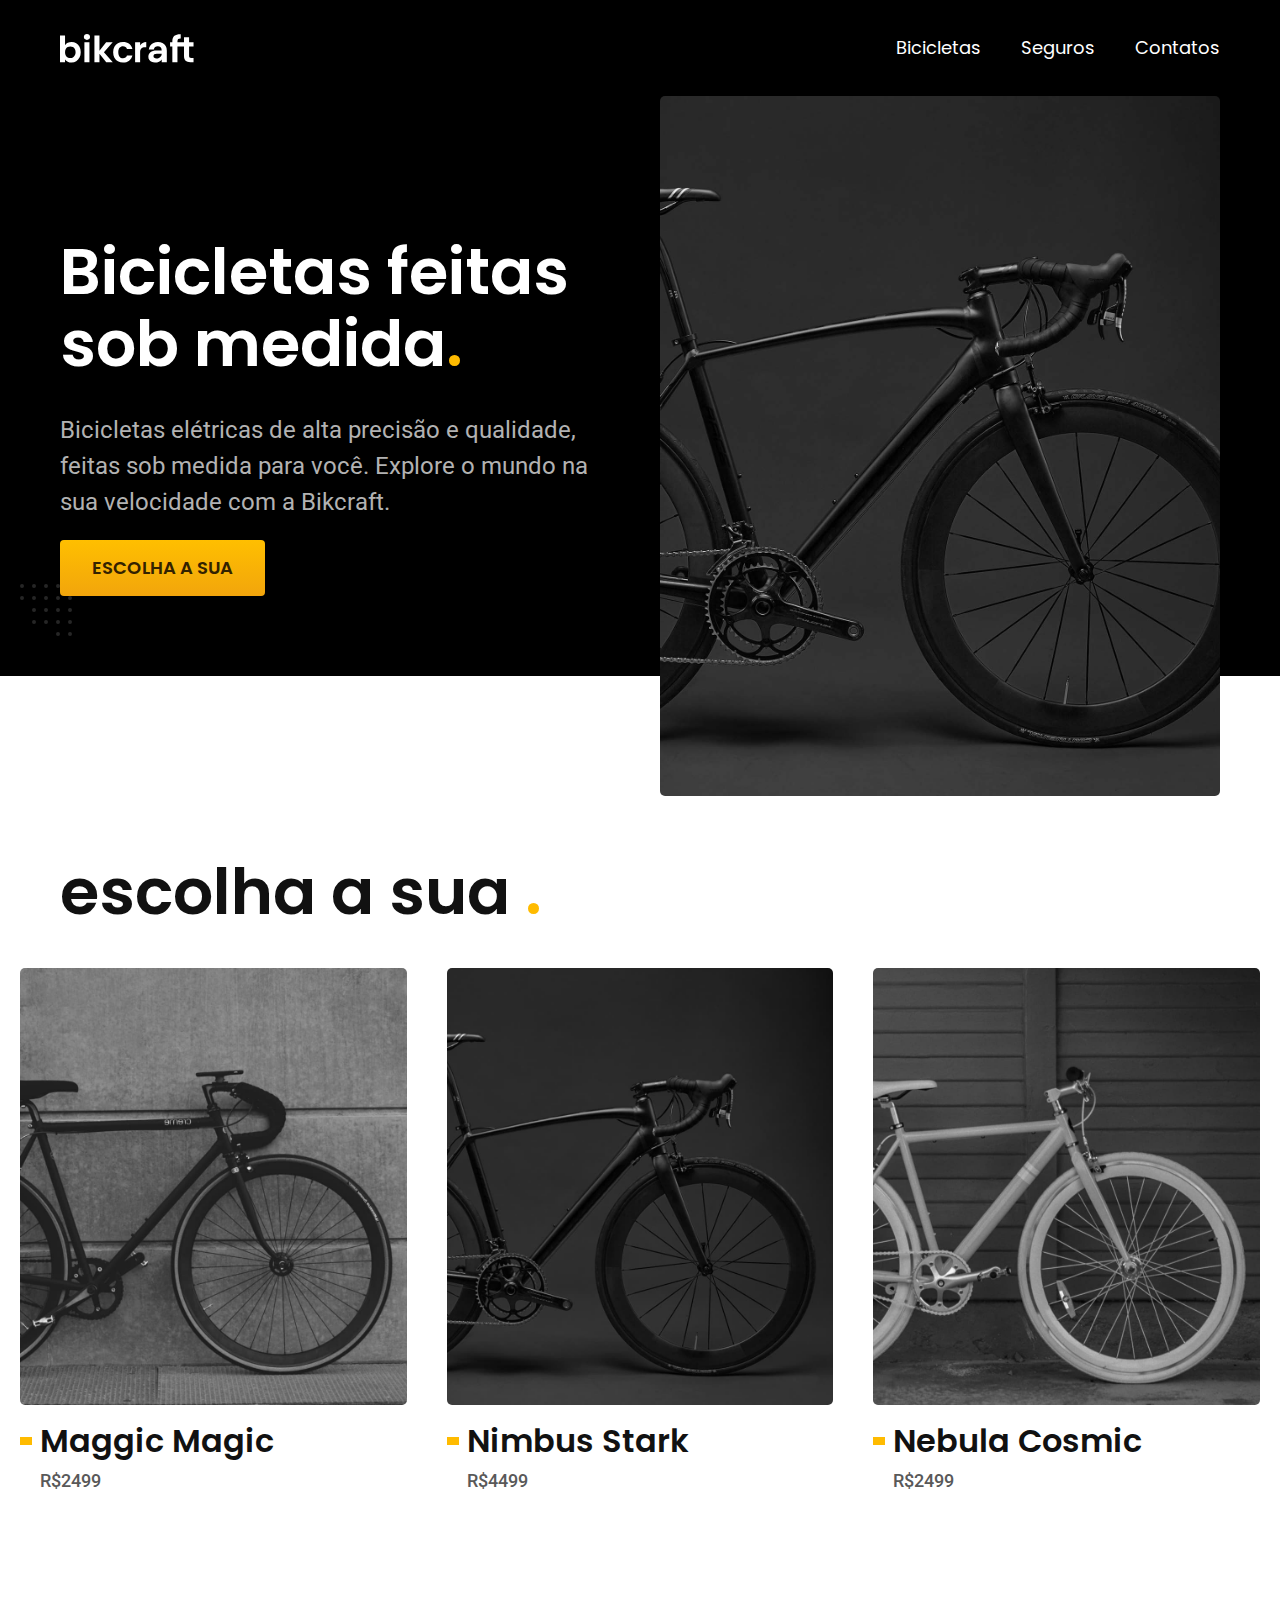
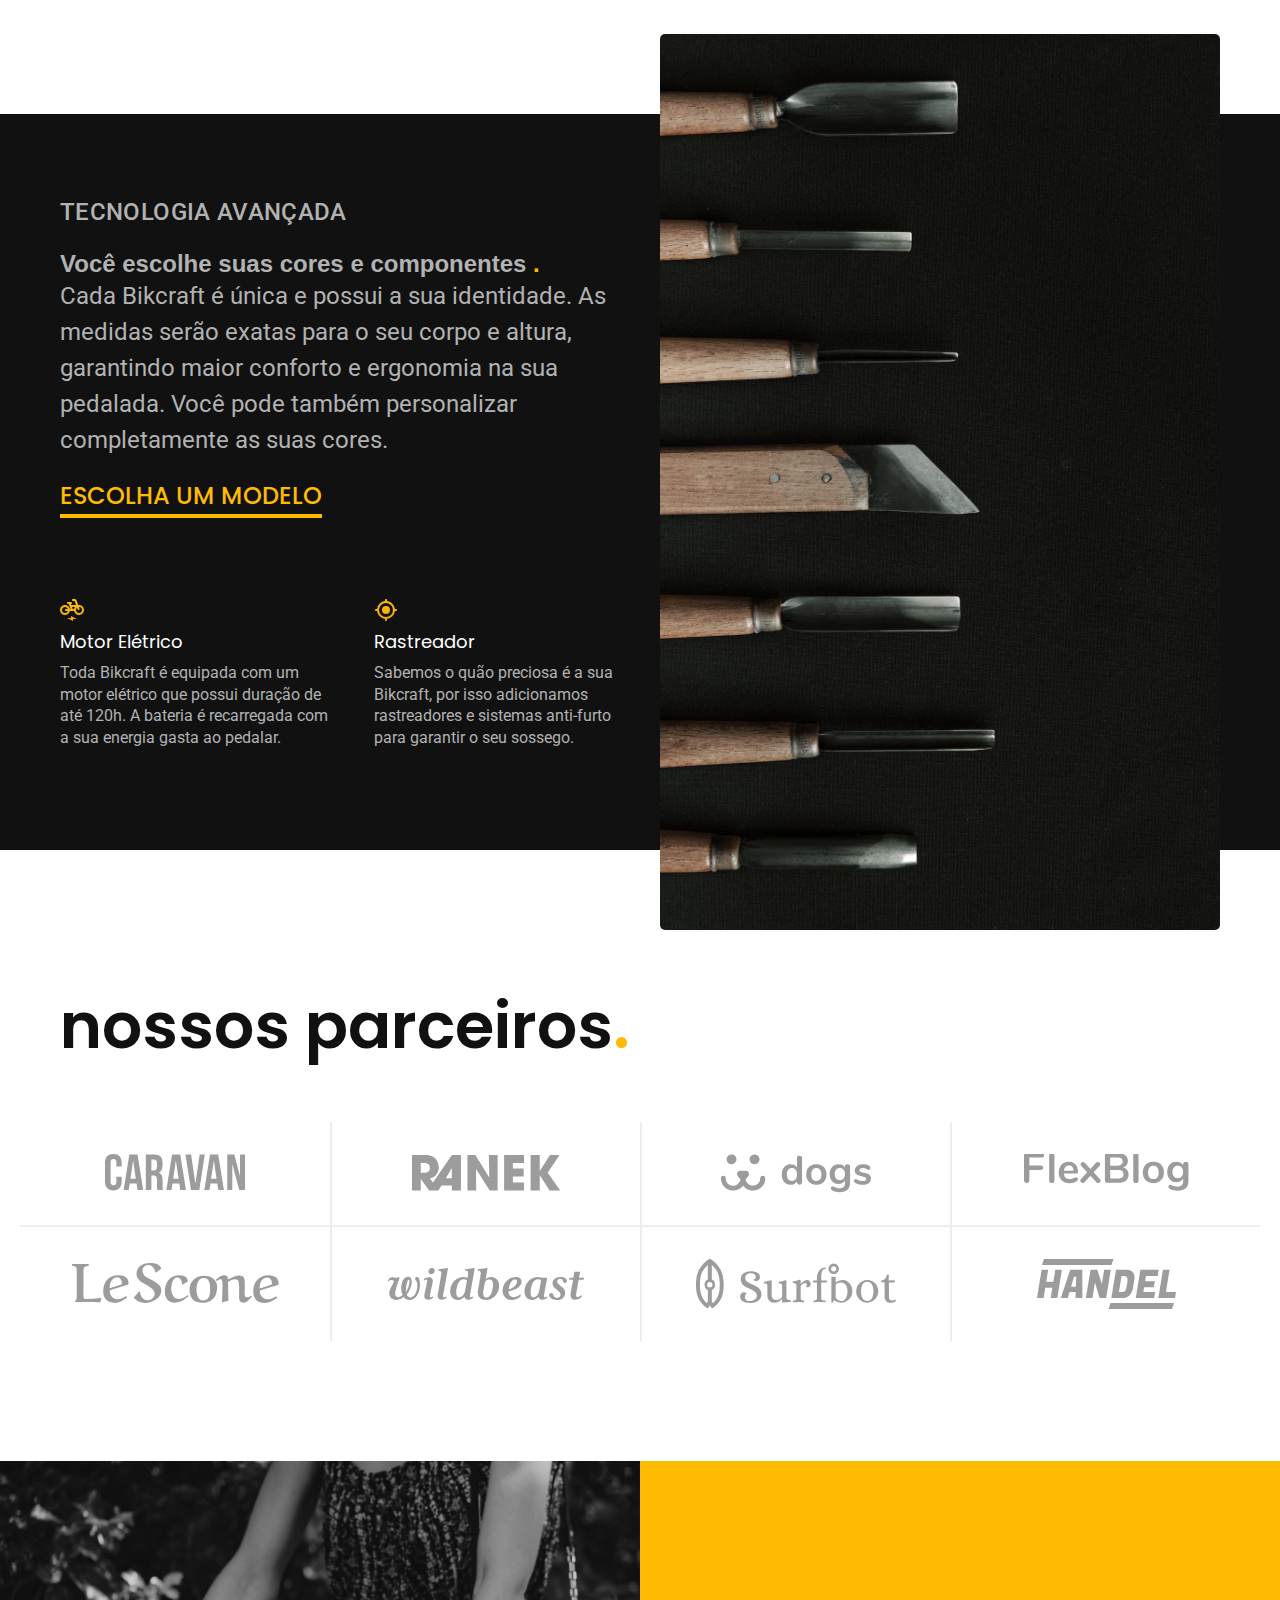
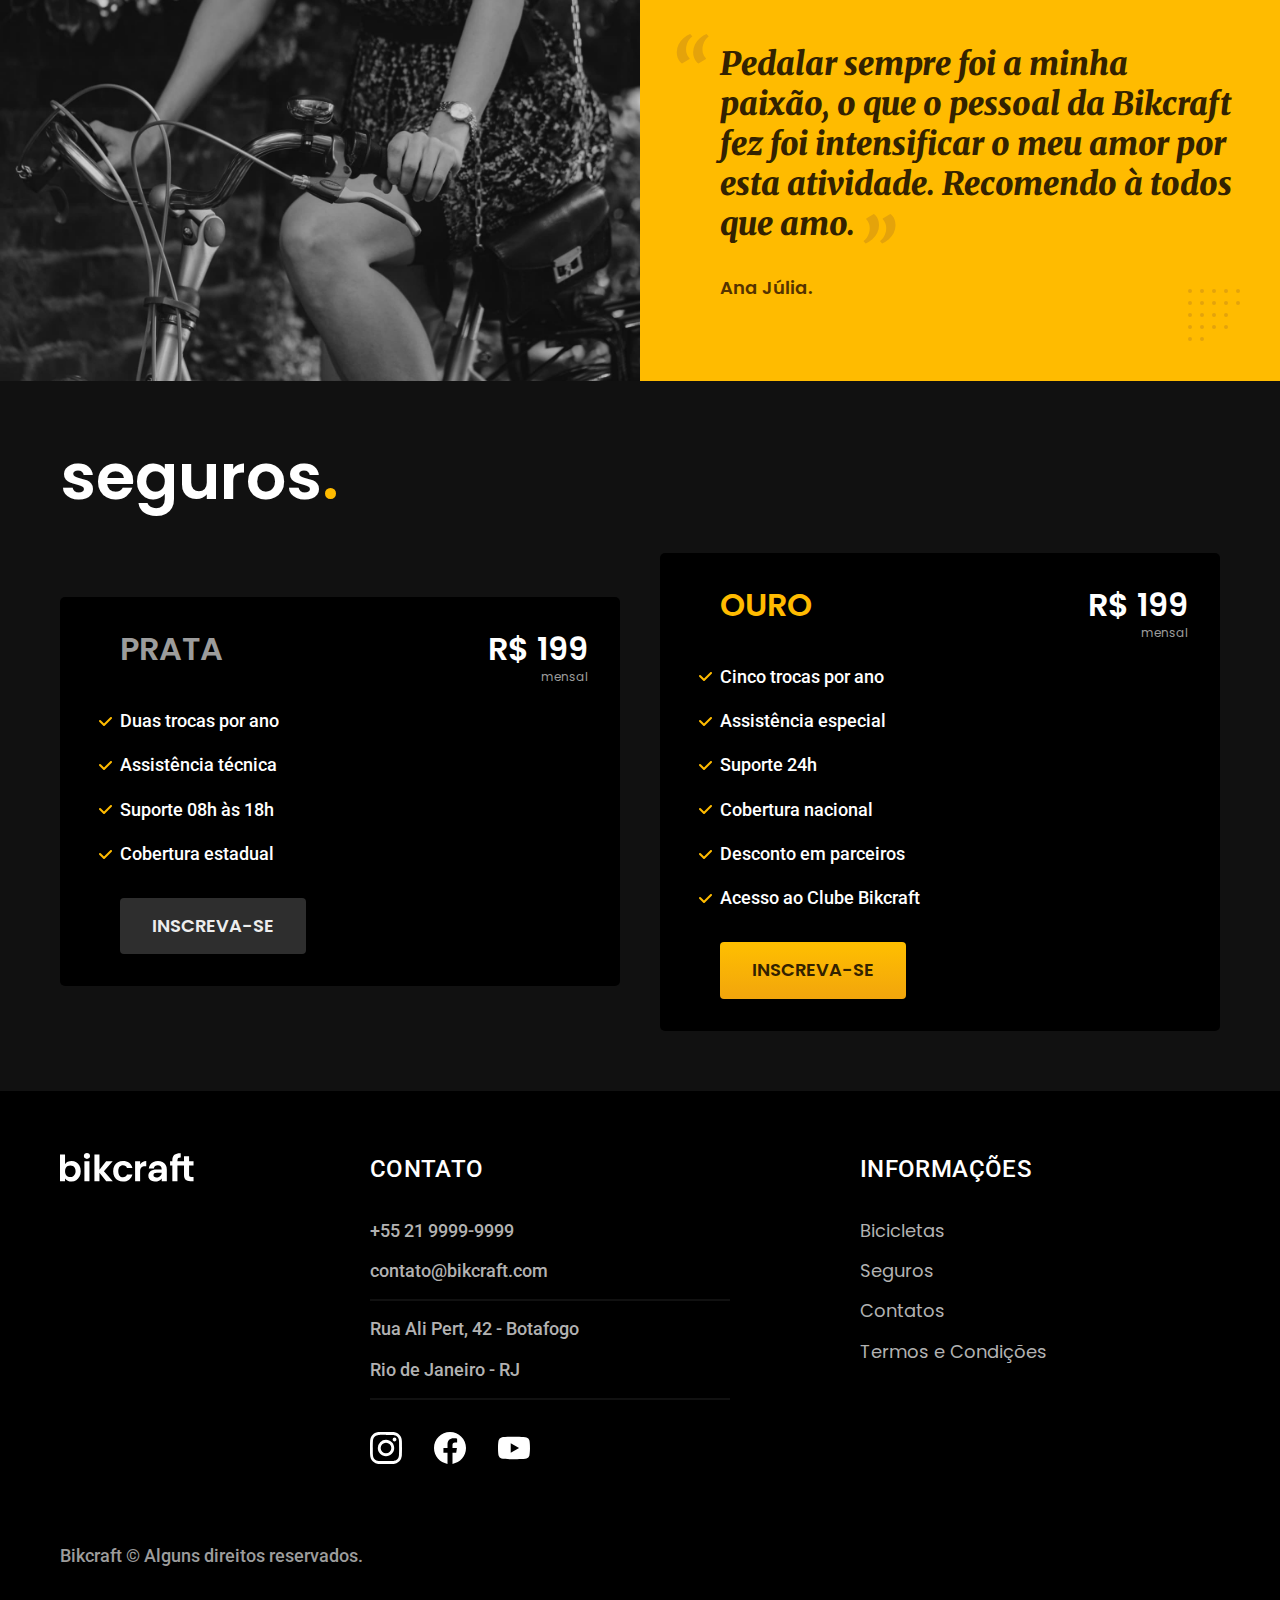
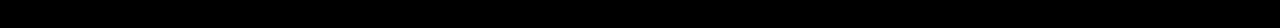
<file: index.html>
<!DOCTYPE html>
<html lang="pt-br">
<head>
    <meta charset="UTF-8">
    <meta http-equiv="X-UA-Compatible" content="IE=edge">
    <meta name="viewport" content="width=device-width, initial-scale=1.0">
    <meta name="description" content="Bicicletas elétricas de alta precisão e qualidade,  feitas sob medida para o cliente. Explore o mundo na sua velocidade com a Bikcraft.">
    <link rel="stylesheet" href="./css/style.css">
    <link rel="preconnect" href="https://fonts.googleapis.com">
    <link rel="preconnect" href="https://fonts.gstatic.com" crossorigin>
    <link href="https://fonts.googleapis.com/css2?family=Merriweather:ital,wght@1,900&family=Poppins:wght@400;600&family=Roboto:wght@400;500&display=swap" rel="stylesheet"> 
    <title>Bikcraft - Bicicletas Elétricas</title>
</head>
<body>
    <header class="header-bg">
        <div class="container header">
            <a href="./"><img src="./img/bikcraft.svg" alt="Bikcraft"></a>
            <nav>
                <ul class="header-menu font-1-m cor-0">
                    <li><a href="./bicicletas.html">Bicicletas</a></li>
                    <li><a href="./seguros.html">Seguros</a></li>
                    <li><a href="./contatos.html">Contatos</a></li>
                </ul>
            </nav>
        </div>
    </header>

    <main class="introducao-bg">
        <div class="container introducao">
            <div class="introducao-conteudo">
                <h1 class="font-1-xxl cor-0">Bicicletas feitas sob medida<span class="cor-p1">.</span></h1>
                <p class="font-2-l cor-5">Bicicletas elétricas de alta precisão e qualidade, feitas sob medida para você. Explore o mundo na sua velocidade com a Bikcraft.</p>
                <a class="botao" href="./bicicletas.html">Escolha a sua</a>
            </div>
            <div class="introducao-imagem">
                <img src="./img/fotos/introducao.jpg" alt="Bicicleta eletrica preta.">
            </div>
        </div>
    </main>

    <article class="bicicletas-lista">
        <h2 class="container font-1-xxl">escolha a sua <span class="cor-p1">.</span></h2>
        <ul>
            <li>
                <a href="">
                    <img src="/img/bicicletas/magic-home.jpg" alt="">
                    <h3 class="font-1-xl">Maggic Magic</h3>
                    <span class="font-2-m cor-8">R$2499</span>
                </a>
            </li>
            <li>
                <a href="">
                    <img src="/img/bicicletas/nimbus-home.jpg" alt="">
                    <h3 class="font-1-xl">Nimbus Stark</h3>
                    <span class="font-2-m cor-8">R$4499</span>
                </a>
            </li>
            <li>
                <a href="">
                    <img src="/img/bicicletas/nebula-home.jpg" alt="">
                    <h3 class="font-1-xl">Nebula Cosmic</h3>
                    <span class="font-2-m cor-8">R$2499</span>
                </a>
            </li>
        </ul>
    </article>

    <article class="tecnologia-bg">
        <div class="tecnologia container">
            <div class="tecnologia-conteudo">
                <span class="font-2-l-b cor-5">Tecnologia Avançada</span>
                <h2 class="font-1-xxl-b cor-5">Você escolhe suas cores e componentes <span class="cor-p1">.</span></h2>
                <p class="font-2-l cor-5">Cada Bikcraft é única e possui a sua identidade. As medidas serão exatas para o seu corpo e altura, garantindo maior conforto e ergonomia na sua pedalada. Você pode também personalizar completamente as suas cores.</p>
                <a class="link" href="./bicicletas.html">Escolha um modelo</a>
                <div class="tecnologia-vantagens">
                    <div>
                        <img src="./img/icones/eletrica.svg" alt="">
                        <h3 class="font-1-m cor-0">Motor Elétrico</h3>
                        <p class="font-2-s cor-5">Toda Bikcraft é equipada com um motor elétrico que possui duração de até 120h. A bateria é recarregada com a sua energia gasta ao pedalar.</p>
                    </div>
                    <div>
                        <img src="./img/icones/rastreador.svg" alt="">
                        <h3 class="font-1-m cor-0">Rastreador</h3>
                        <p class="font-2-s cor-5">Sabemos o quão preciosa é a sua Bikcraft, por isso adicionamos rastreadores e sistemas anti-furto para garantir o seu sossego.</p>
                    </div>
                </div>
            </div>
            <div class="tecnologia-imagem">
                <img src="./img/fotos/tecnologia.jpg" alt="">
            </div>
        </div>
    </article>

    <section class="parceiros">
        <h2 class="container font-1-xxl">nossos parceiros<span class="cor-p1">.</span></h2>
        <ul>
            <li><img src="./img/parceiros/caravan.svg" alt=""></li>
            <li><img src="./img/parceiros/ranek.svg" alt=""></li>
            <li><img src="./img/parceiros/dogs.svg" alt=""></li>
            <li><img src="./img/parceiros/flexblog.svg" alt=""></li>
            <li><img src="./img/parceiros/lescone.svg" alt=""></li>
            <li><img src="./img/parceiros/wildbeast.svg" alt=""></li>
            <li><img src="./img/parceiros/surfbot.svg" alt=""></li>
            <li><img src="./img/parceiros/handel.svg" alt=""></li>
        </ul>
    </section>

    <section class="depoimento">
        <div>
            <img src="./img/fotos/depoimento.jpg" alt="">
        </div>
        <div class="depoimento-conteudo">
            <blockquote class="font-1-xl cor-p5">
                <p>Pedalar sempre foi a minha paixão, o que o pessoal da Bikcraft fez foi intensificar o meu amor por esta atividade. Recomendo à todos que amo.</p>
            </blockquote>
            <span class="font-1-m-b cor-p4">Ana Júlia.</span>
        </div>
    </section>

    <article class="seguros-bg">
        <div class="seguros container">
            <h2 class="font-1-xxl cor-0">seguros<span class="cor-p1">.</span></h2>
            <div class="seguros-item">
                <h3 class="font-1-xl cor-6">PRATA</h3>
                <span class="font-1-xl cor-0">R$ 199 <span class="font-1-xs cor-6">mensal</span></span>
                <ul class="font-2-m cor-0">
                    <li>Duas trocas por ano</li>
                    <li>Assistência técnica</li>
                    <li>Suporte 08h às 18h</li>
                    <li>Cobertura estadual</li>
                </ul>
                <a class="botao secundario" href="./orcamento.html">Inscreva-se</a>
            </div>
            <div class="seguros-item">
                <h3 class="font-1-xl cor-p1">OURO</h3>
                <span class="font-1-xl cor-0">R$ 199 <span class="font-1-xs cor-6">mensal</span></span>
                <ul class="font-2-m cor-0">
                    <li>Cinco trocas por ano</li>
                    <li>Assistência especial</li>
                    <li>Suporte 24h</li>
                    <li>Cobertura nacional</li>
                    <li>Desconto em parceiros</li>
                    <li>Acesso ao Clube Bikcraft</li>
                </ul>
                <a class="botao" href="./orcamento.html">Inscreva-se</a>
            </div>
        </div>
    </article>

    <footer class="footer-bg">
        <div class="footer container">
            <img src="./img/bikcraft.svg" alt="">
            <div class="footer-contato">
                <h3 class="font-2-l-b cor-0">Contato</h3>
                <ul class="cor-5 font-2-m">
                    <li><a href="tel:+5521999999999">+55 21 9999-9999</a></li>
                    <li><a href="mailto:contato@bikcraft.com">contato@bikcraft.com</a></li>
                    <li>Rua Ali Pert, 42 - Botafogo</li>
                    <li>Rio de Janeiro - RJ</li>
                </ul>
                <div class="footer-redes">
                    <a href="./"><img src="./img/redes/instagram.svg" alt=""></a>
                    <a href="./"><img src="./img/redes/facebook.svg" alt=""></a>
                    <a href="./"><img src="./img/redes/youtube.svg" alt=""></a>
                </div>
            </div>
            <div class="footer-info">
                <h3 class="font-2-l-b cor-0">Informações</h3>
                <nav>
                    <ul class="font-1-m cor-5">
                        <li><a href="./bicicletas.html">Bicicletas</a></li>
                        <li><a href="./seguros.html">Seguros</a></li>
                        <li><a href="./contatos.html">Contatos</a></li>
                        <li><a href="./termos.html">Termos e Condições</a></li>
                    </ul>
                </nav>
            </div>
            <p class="footer-copy font-2-m cor-6">Bikcraft © Alguns direitos reservados.</p>
        </div>
    </footer>
</body>
</html>
</file>
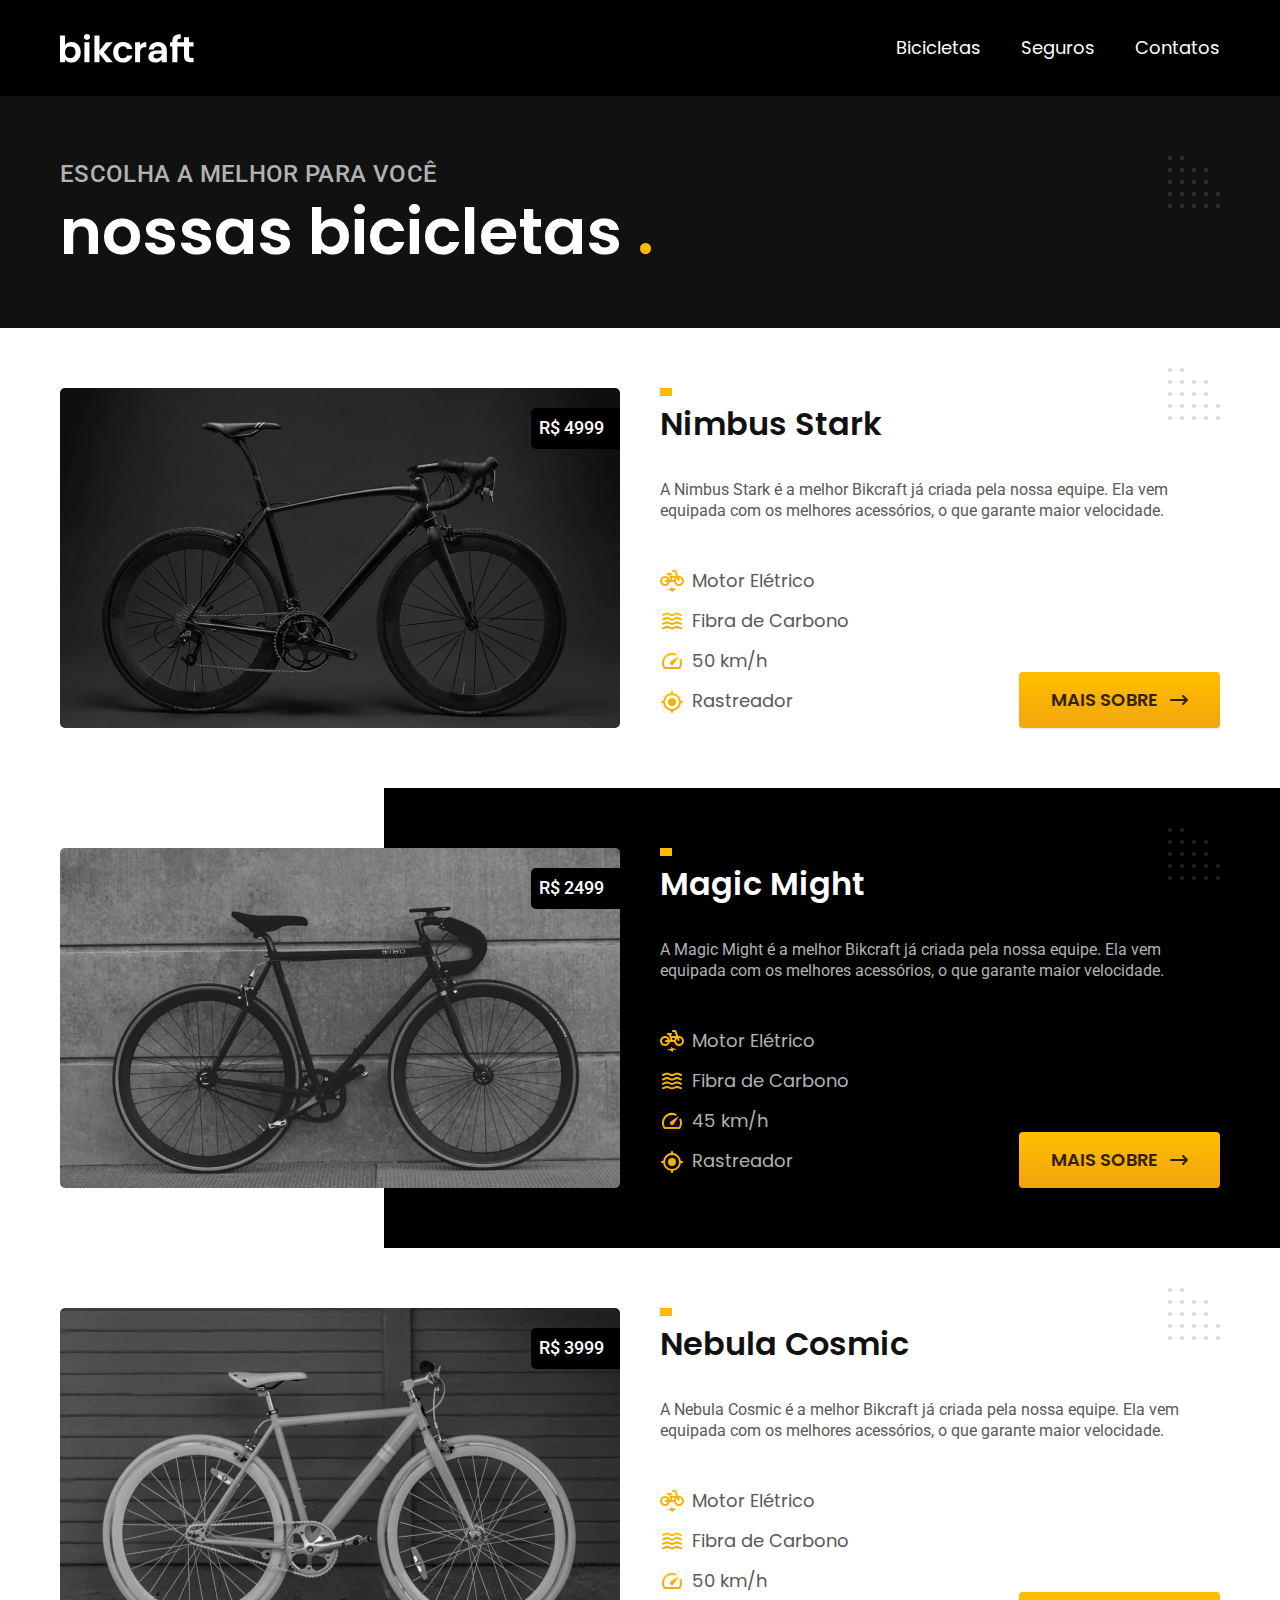
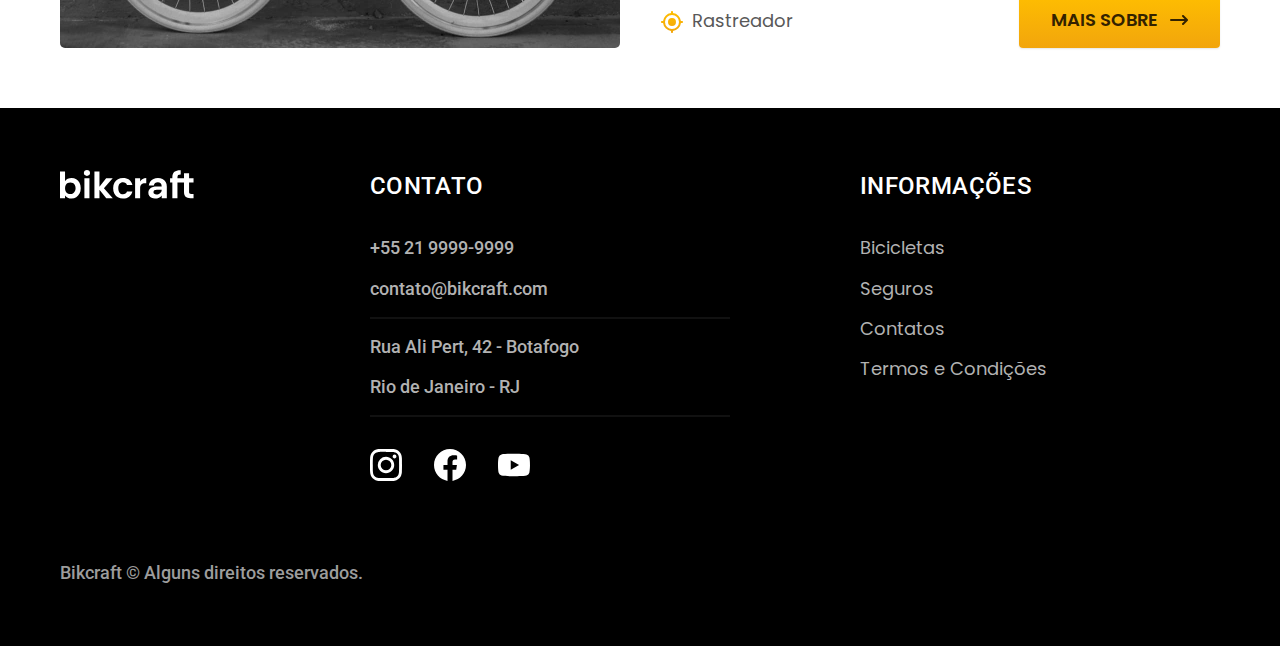
<file: bicicletas.html>
<!DOCTYPE html>
<html lang="pt-br">
<head>
    <meta charset="UTF-8">
    <meta http-equiv="X-UA-Compatible" content="IE=edge">
    <meta name="viewport" content="width=device-width, initial-scale=1.0">
    <meta name="description" content="Bicicletas">
    <link rel="stylesheet" href="./css/style.css">
    <link rel="preconnect" href="https://fonts.googleapis.com">
    <link rel="preconnect" href="https://fonts.gstatic.com" crossorigin>
    <link href="https://fonts.googleapis.com/css2?family=Merriweather:ital,wght@1,900&family=Poppins:wght@400;600&family=Roboto:wght@400;500&display=swap" rel="stylesheet"> 
    <title>Bicicletas | Bikcraft </title>
</head>
<body id="bicicletas">
    <header class="header-bg">
        <div class="container header">
            <a href="./"><img src="./img/bikcraft.svg" alt="Bikcraft"></a>
            <nav>
                <ul class="header-menu font-1-m cor-0">
                    <li><a href="./bicicletas.html">Bicicletas</a></li>
                    <li><a href="./seguros.html">Seguros</a></li>
                    <li><a href="./contatos.html">Contatos</a></li>
                </ul>
            </nav>
        </div>
    </header>

    <main>
        <div class="titulo-bg">
            <div class="titulo container">
                <p class="font-2-l-b cor-5">Escolha a melhor para você</p>
                <h1 class="font-1-xxl cor-0">nossas bicicletas <span class="cor-p1">.</span></h1>
            </div>
        </div>
        
            <div class="bicicletas container">
                <div class="bicicletas-imagem">
                    <img src="./img/bicicletas/nimbus.jpg" alt="">
                    <span class="font-2-m cor-0">R$ 4999</span>
                </div>
                <div class="bicicletas-conteudo">
                    <h2 class="font-1-xl">Nimbus Stark</h2>
                    <p class="font-2-s cor-8">A Nimbus Stark é a melhor Bikcraft já criada pela nossa equipe. Ela vem equipada com os melhores acessórios, o que garante maior velocidade.</p>
                    <ul class="font-1-m cor-8">
                        <li><img src="./img/icones/eletrica.svg" alt="">Motor Elétrico</li>
                        <li><img src="./img/icones/carbono.svg" alt="">Fibra de Carbono</li>
                        <li><img src="./img/icones/velocidade.svg" alt="">50 km/h</li>
                        <li><img src="./img/icones/rastreador.svg" alt="">Rastreador</li>
                    </ul>
                    <a class="botao seta" href="./bicicletas/nimbus.html">Mais sobre</a>
                </div>
            </div>

        <div class="bicicletas-bg">
            <div class="bicicletas container">
                <div class="bicicletas-imagem">
                    <img src="./img/bicicletas/magic.jpg" alt="">
                    <span class="font-2-m cor-0">R$ 2499</span>
                </div>
                <div class="bicicletas-conteudo">
                    <h2 class="font-1-xl cor-0">Magic Might</h2>
                    <p class="font-2-s cor-5">A Magic Might é a melhor Bikcraft já criada pela nossa equipe. Ela vem equipada com os melhores acessórios, o que garante maior velocidade.</p>
                    <ul class="font-1-m cor-5">
                        <li><img src="./img/icones/eletrica.svg" alt="">Motor Elétrico</li>
                        <li><img src="./img/icones/carbono.svg" alt="">Fibra de Carbono</li>
                        <li><img src="./img/icones/velocidade.svg" alt="">45 km/h</li>
                        <li><img src="./img/icones/rastreador.svg" alt="">Rastreador</li>
                    </ul>
                    <a class="botao seta" href="./bicicletas/magic.html">Mais sobre</a>
                </div>
            </div>
        </div>

            <div class="bicicletas container">
                <div class="bicicletas-imagem">
                    <img src="./img/bicicletas/nebula.jpg" alt="">
                    <span class="font-2-m cor-0">R$ 3999</span>
                </div>
                <div class="bicicletas-conteudo">
                    <h2 class="font-1-xl">Nebula Cosmic</h2>
                    <p class="font-2-s cor-8">A Nebula Cosmic é a melhor Bikcraft já criada pela nossa equipe. Ela vem equipada com os melhores acessórios, o que garante maior velocidade.</p>
                    <ul class="font-1-m cor-8">
                        <li><img src="./img/icones/eletrica.svg" alt="">Motor Elétrico</li>
                        <li><img src="./img/icones/carbono.svg" alt="">Fibra de Carbono</li>
                        <li><img src="./img/icones/velocidade.svg" alt="">50 km/h</li>
                        <li><img src="./img/icones/rastreador.svg" alt="">Rastreador</li>
                    </ul>
                    <a class="botao seta" href="./bicicletas/nebula.html">Mais sobre</a>
                </div>
            </div>

    </main>

    <footer class="footer-bg">
        <div class="footer container">
            <img src="./img/bikcraft.svg" alt="">
            <div class="footer-contato">
                <h3 class="font-2-l-b cor-0">Contato</h3>
                <ul class="cor-5 font-2-m">
                    <li><a href="tel:+5521999999999">+55 21 9999-9999</a></li>
                    <li><a href="mailto:contato@bikcraft.com">contato@bikcraft.com</a></li>
                    <li>Rua Ali Pert, 42 - Botafogo</li>
                    <li>Rio de Janeiro - RJ</li>
                </ul>
                <div class="footer-redes">
                    <a href="./"><img src="./img/redes/instagram.svg" alt=""></a>
                    <a href="./"><img src="./img/redes/facebook.svg" alt=""></a>
                    <a href="./"><img src="./img/redes/youtube.svg" alt=""></a>
                </div>
            </div>
            <div class="footer-info">
                <h3 class="font-2-l-b cor-0">Informações</h3>
                <nav>
                    <ul class="font-1-m cor-5">
                        <li><a href="./bicicletas.html">Bicicletas</a></li>
                        <li><a href="./seguros.html">Seguros</a></li>
                        <li><a href="./contatos.html">Contatos</a></li>
                        <li><a href="./termos.html">Termos e Condições</a></li>
                    </ul>
                </nav>
            </div>
            <p class="footer-copy font-2-m cor-6">Bikcraft © Alguns direitos reservados.</p>
        </div>
    </footer>
</body>
</html>
</file>
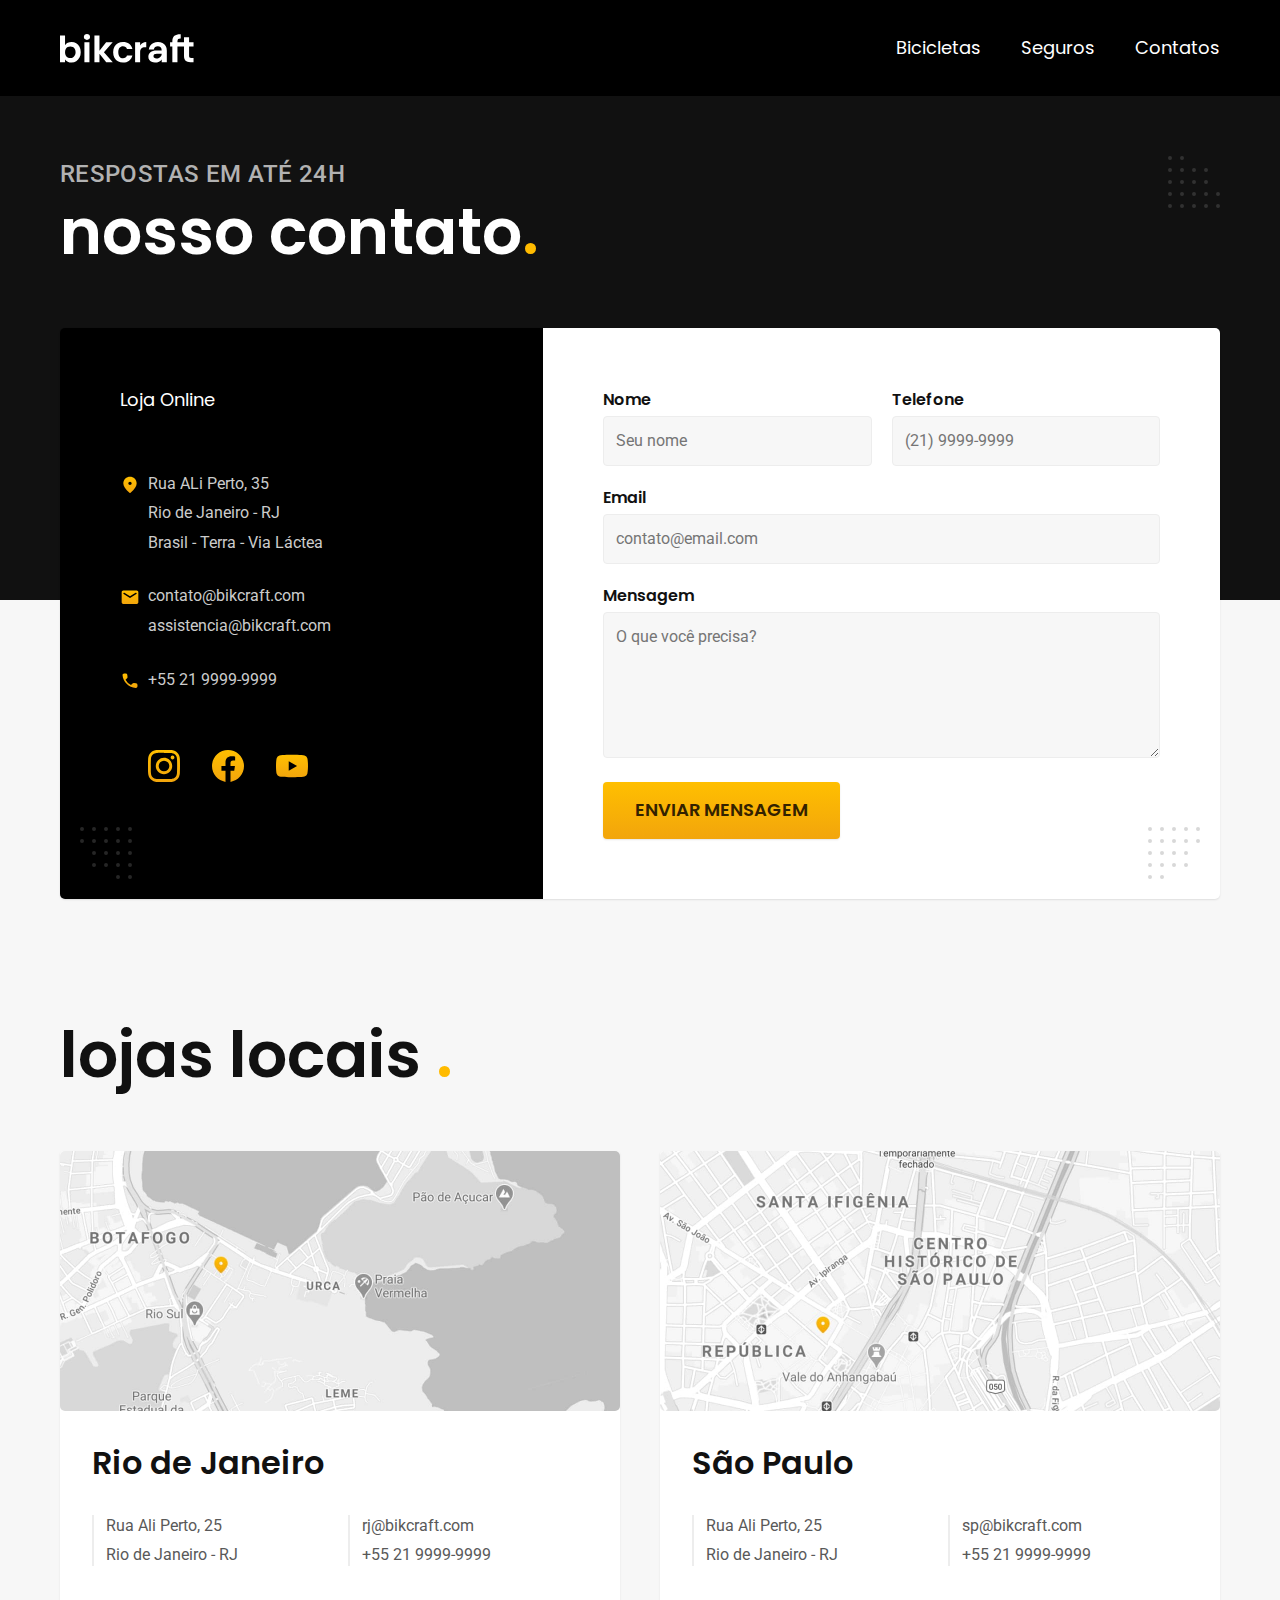
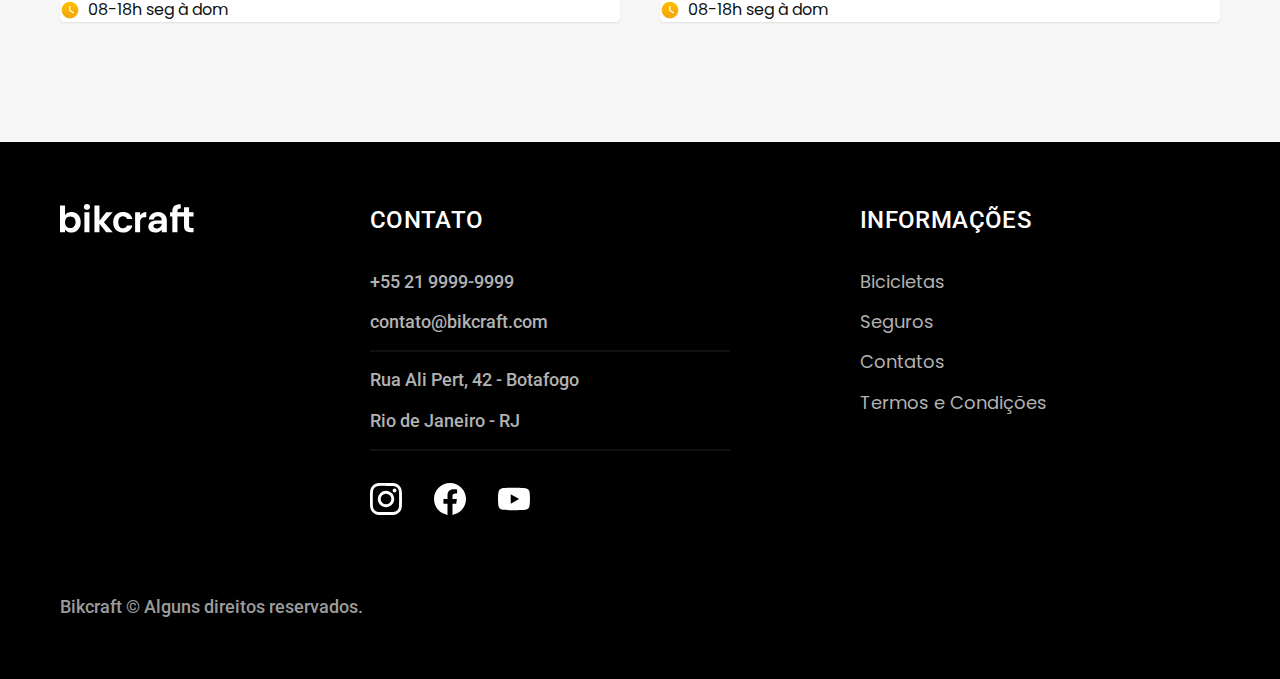
<file: contato.html>
<!DOCTYPE html>
<html lang="pt-br">
<head>
    <meta charset="UTF-8">
    <meta http-equiv="X-UA-Compatible" content="IE=edge">
    <meta name="viewport" content="width=device-width, initial-scale=1.0">
    <meta name="description" content="Termos e Condições">
    <link rel="stylesheet" href="./css/style.css">
    <link rel="preconnect" href="https://fonts.googleapis.com">
    <link rel="preconnect" href="https://fonts.gstatic.com" crossorigin>
    <link href="https://fonts.googleapis.com/css2?family=Merriweather:ital,wght@1,900&family=Poppins:wght@400;600&family=Roboto:wght@400;500&display=swap" rel="stylesheet">
    <title>Contato | Bikcraft </title>
</head>
<body id="contato">
    <header class="header-bg">
        <div class="container header">
            <a href="./"><img src="./img/bikcraft.svg" alt="Bikcraft"></a>
            <nav>
                <ul class="header-menu font-1-m cor-0">
                    <li><a href="./bicicletas.html">Bicicletas</a></li>
                    <li><a href="./seguros.html">Seguros</a></li>
                    <li><a href="./contatos.html">Contatos</a></li>
                </ul>
            </nav>
        </div>
    </header>

    <main>
        <div class="titulo-bg">
            <div class="titulo container">
                <p class="font-2-l-b cor-5">Respostas em até 24h</p>
                <h1 class="font-1-xxl cor-0">nosso contato<span class="cor-p1">.</span></h1>
            </div>
        </div>

        <div class="contato container">
            <section class="contato-dados">
                <h2 class="font-1-m cor-0">Loja Online</h2>
                <div class="contato-endereco font-2-s cor-4">
                    <p>Rua ALi Perto, 35</p>
                    <p>Rio de Janeiro - RJ</p>
                    <p>Brasil - Terra - Via Láctea</p>
                </div>
                <address class="contato-meios font-2-s cor-4">
                    <a href="mailto:contato@bikcraft.com">contato@bikcraft.com</a>
                    <a href="mailto:assistencia@bikcraft.com">assistencia@bikcraft.com</a>
                    <a href="tel:+552199999999">+55 21 9999-9999</a>
                </address>
                <div class="contato-redes">
                    <a href="./"><img src="./img/redes/instagram-p.svg" alt=""></a>
                    <a href="./"><img src="./img/redes/facebook-p.svg" alt=""></a>
                    <a href="./"><img src="./img/redes/youtube-p.svg" alt=""></a>
                </div>
            </section>
            <section class="contato-formulario">
                <form class="form" action="./contato.html">
                    <div>
                        <label for="nome">Nome</label>
                        <input type="text" id="nome" name="nome" placeholder="Seu nome">
                    </div>
                    <div>
                        <label for="telefone">Telefone</label>
                        <input type="text" id="telefone" name="telefone" placeholder="(21) 9999-9999">
                    </div>
                    <div class="col-2">
                        <label for="email">Email</label>
                        <input type="email" id="email" name="email" placeholder="contato@email.com">
                    </div>
                    <div class="col-2">
                        <label for="mensagem">Mensagem</label>
                        <textarea name="mensagem" id="mensagem" rows="5" placeholder="O que você precisa?"></textarea>
                    </div>
                    <button class="botao col-2">Enviar Mensagem</button>
                </form>
            </section>
        </div>
    </main>

    <article class="lojas container">
        <h2 class="font-1-xxl">lojas locais <span class="cor-p1">.</span></h2>
        <div class="lojas-item">
            <img src="./img/lojas/rj.jpg" alt="">
            <div class="lojas-conteudo">
                <h3 class="font-1-xl">Rio de Janeiro</h3>
                <div class="lojas-dados font-2-s cor-8">
                    <p>Rua Ali Perto, 25</p>
                    <p>Rio de Janeiro - RJ</p>
                </div>
                <div class="lojas-dados font-2-s cor-8">
                    <a href="mailto:rj@bikcraft.com">rj@bikcraft.com</a>
                    <a href="tel:+552199999999">+55 21 9999-9999</a>
                </div>
            </div>
            <p class="lojas-tempo font-1-s"><img src="./img/icones/horario.svg" alt="">08-18h seg à dom</p>
        </div>

        <div class="lojas-item">
            <img src="./img/lojas/sp.jpg" alt="">
            <div class="lojas-conteudo">
                <h3 class="font-1-xl">São Paulo</h3>
                <div class="lojas-dados font-2-s cor-8">
                    <p>Rua Ali Perto, 25</p>
                    <p>Rio de Janeiro - RJ</p>
                </div>
                <div class="lojas-dados font-2-s cor-8">
                    <a href="mailto:sp@bikcraft.com">sp@bikcraft.com</a>
                    <a href="tel:+552199999999">+55 21 9999-9999</a>
                </div>
            </div>
            <p class="lojas-tempo font-1-s"><img src="./img/icones/horario.svg" alt="">08-18h seg à dom</p>
        </div>
    </article>

    <footer class="footer-bg">
        <div class="footer container">
            <img src="./img/bikcraft.svg" alt="">
            <div class="footer-contato">
                <h3 class="font-2-l-b cor-0">Contato</h3>
                <ul class="cor-5 font-2-m">
                    <li><a href="tel:+5521999999999">+55 21 9999-9999</a></li>
                    <li><a href="mailto:contato@bikcraft.com">contato@bikcraft.com</a></li>
                    <li>Rua Ali Pert, 42 - Botafogo</li>
                    <li>Rio de Janeiro - RJ</li>
                </ul>
                <div class="footer-redes">
                    <a href="./"><img src="./img/redes/instagram.svg" alt=""></a>
                    <a href="./"><img src="./img/redes/facebook.svg" alt=""></a>
                    <a href="./"><img src="./img/redes/youtube.svg" alt=""></a>
                </div>
            </div>
            <div class="footer-info">
                <h3 class="font-2-l-b cor-0">Informações</h3>
                <nav>
                    <ul class="font-1-m cor-5">
                        <li><a href="./bicicletas.html">Bicicletas</a></li>
                        <li><a href="./seguros.html">Seguros</a></li>
                        <li><a href="./contatos.html">Contatos</a></li>
                        <li><a href="./termos.html">Termos e Condições</a></li>
                    </ul>
                </nav>
            </div>
            <p class="footer-copy font-2-m cor-6">Bikcraft © Alguns direitos reservados.</p>
        </div>
    </footer>
</body>
</html>
</file>
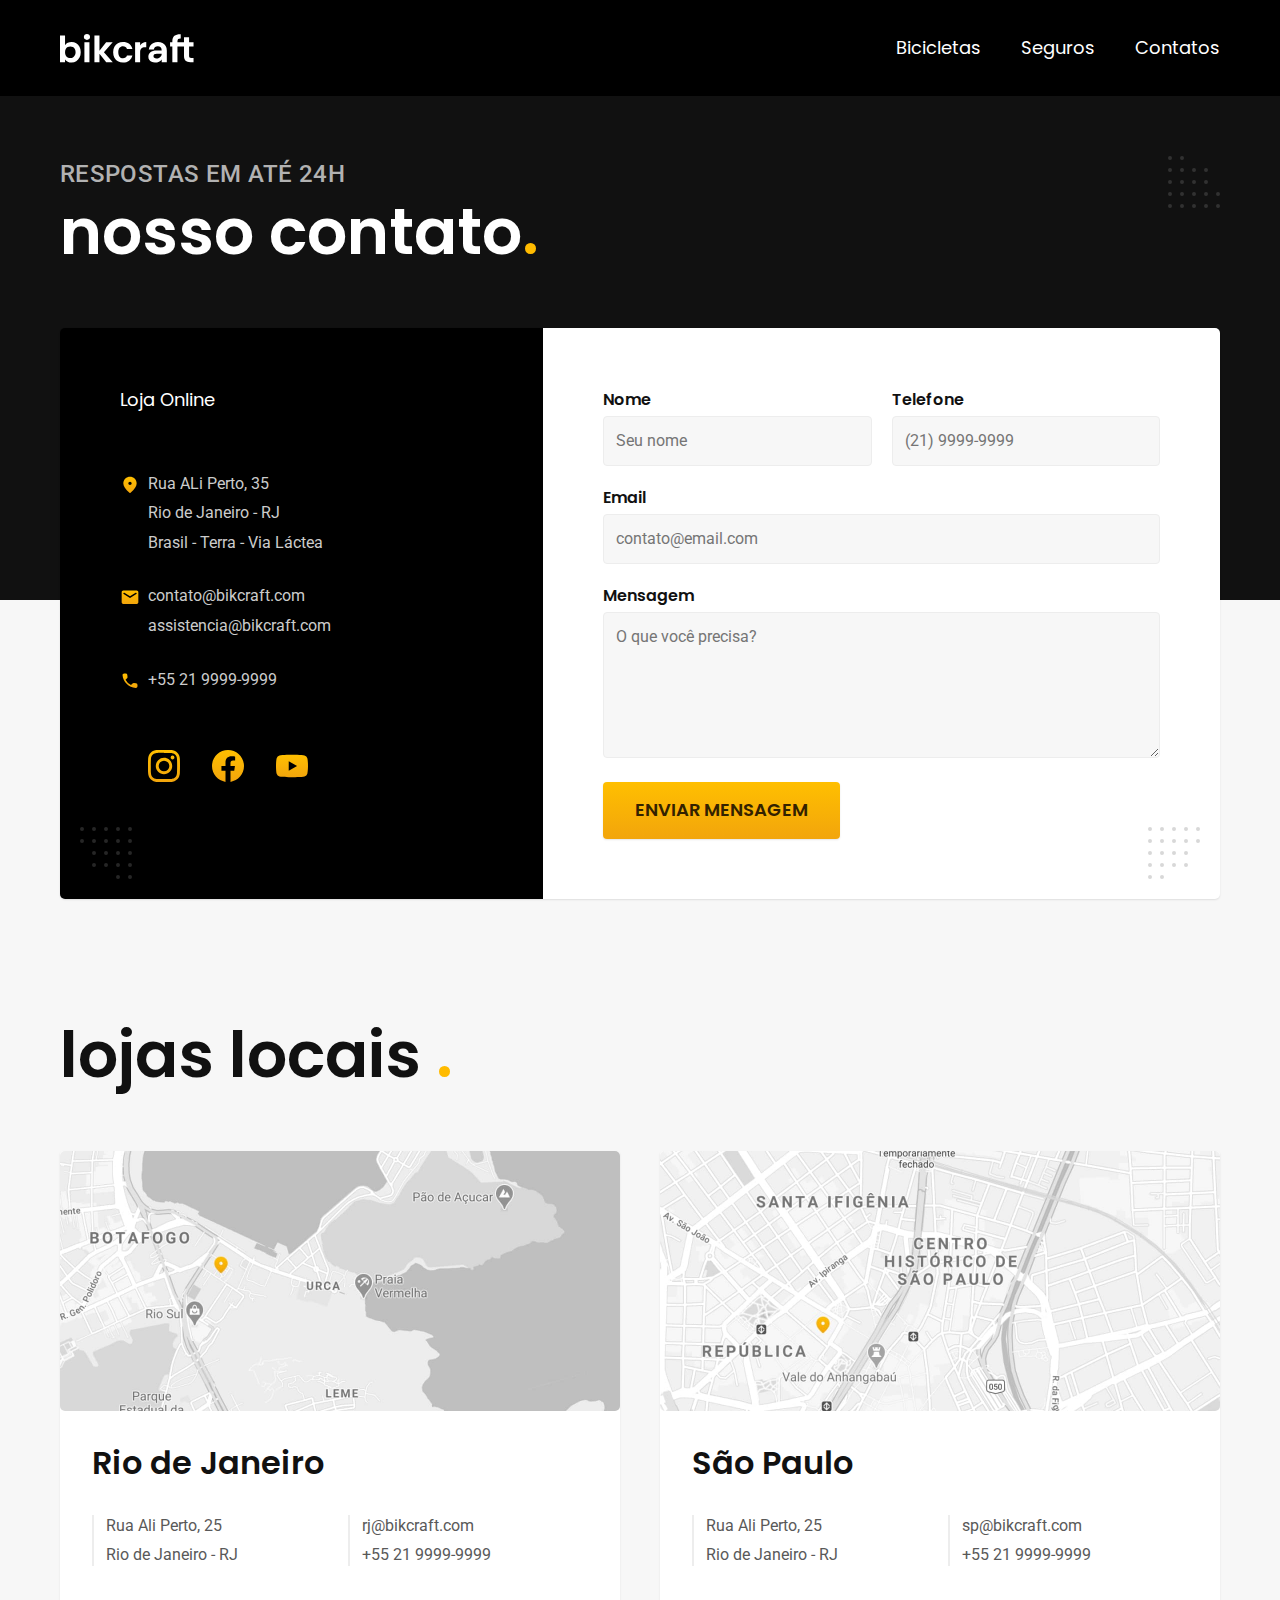
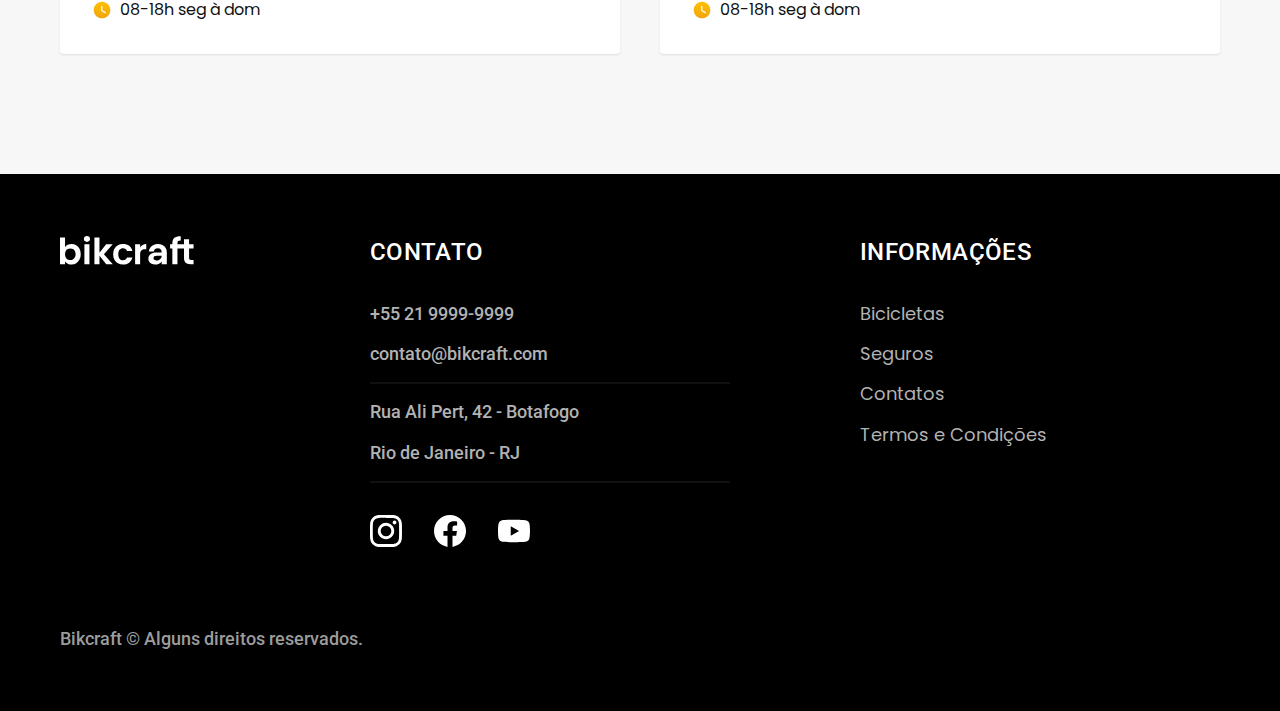
<file: contatos.html>
<!DOCTYPE html>
<html lang="pt-br">
<head>
    <meta charset="UTF-8">
    <meta http-equiv="X-UA-Compatible" content="IE=edge">
    <meta name="viewport" content="width=device-width, initial-scale=1.0">
    <meta name="description" content="Termos e Condições">
    <link rel="stylesheet" href="./css/style.css">
    <link rel="preconnect" href="https://fonts.googleapis.com">
    <link rel="preconnect" href="https://fonts.gstatic.com" crossorigin>
    <link href="https://fonts.googleapis.com/css2?family=Merriweather:ital,wght@1,900&family=Poppins:wght@400;600&family=Roboto:wght@400;500&display=swap" rel="stylesheet">
    <title>Contato | Bikcraft </title>
</head>
<body id="contato">
    <header class="header-bg">
        <div class="container header">
            <a href="./"><img src="./img/bikcraft.svg" alt="Bikcraft"></a>
            <nav>
                <ul class="header-menu font-1-m cor-0">
                    <li><a href="./bicicletas.html">Bicicletas</a></li>
                    <li><a href="./seguros.html">Seguros</a></li>
                    <li><a href="./contatos.html">Contatos</a></li>
                </ul>
            </nav>
        </div>
    </header>

    <main>
        <div class="titulo-bg">
            <div class="titulo container">
                <p class="font-2-l-b cor-5">Respostas em até 24h</p>
                <h1 class="font-1-xxl cor-0">nosso contato<span class="cor-p1">.</span></h1>
            </div>
        </div>

        <div class="contato container">
            <section class="contato-dados">
                <h2 class="font-1-m cor-0">Loja Online</h2>
                <div class="contato-endereco font-2-s cor-4">
                    <p>Rua ALi Perto, 35</p>
                    <p>Rio de Janeiro - RJ</p>
                    <p>Brasil - Terra - Via Láctea</p>
                </div>
                <address class="contato-meios font-2-s cor-4">
                    <a href="mailto:contato@bikcraft.com">contato@bikcraft.com</a>
                    <a href="mailto:assistencia@bikcraft.com">assistencia@bikcraft.com</a>
                    <a href="tel:+552199999999">+55 21 9999-9999</a>
                </address>
                <div class="contato-redes">
                    <a href="./"><img src="./img/redes/instagram-p.svg" alt=""></a>
                    <a href="./"><img src="./img/redes/facebook-p.svg" alt=""></a>
                    <a href="./"><img src="./img/redes/youtube-p.svg" alt=""></a>
                </div>
            </section>
            <section class="contato-formulario">
                <form class="form" action="./contatos.html">
                    <div>
                        <label for="nome">Nome</label>
                        <input type="text" id="nome" name="nome" placeholder="Seu nome">
                    </div>
                    <div>
                        <label for="telefone">Telefone</label>
                        <input type="text" id="telefone" name="telefone" placeholder="(21) 9999-9999">
                    </div>
                    <div class="col-2">
                        <label for="email">Email</label>
                        <input type="email" id="email" name="email" placeholder="contato@email.com">
                    </div>
                    <div class="col-2">
                        <label for="mensagem">Mensagem</label>
                        <textarea name="mensagem" id="mensagem" rows="5" placeholder="O que você precisa?"></textarea>
                    </div>
                    <button class="botao col-2">Enviar Mensagem</button>
                </form>
            </section>
        </div>
    </main>

    <article class="lojas container">
        <h2 class="font-1-xxl">lojas locais <span class="cor-p1">.</span></h2>
        <div class="lojas-item">
            <img src="./img/lojas/rj.jpg" alt="">
            <div class="lojas-conteudo">
                <h3 class="font-1-xl">Rio de Janeiro</h3>
                <div class="lojas-dados font-2-s cor-8">
                    <p>Rua Ali Perto, 25</p>
                    <p>Rio de Janeiro - RJ</p>
                </div>
                <div class="lojas-dados font-2-s cor-8">
                    <a href="mailto:rj@bikcraft.com">rj@bikcraft.com</a>
                    <a href="tel:+552199999999">+55 21 9999-9999</a>
                </div>
                <p class="lojas-tempo font-1-s"><img src="./img/icones/horario.svg" alt="">08-18h seg à dom</p>
            </div>
        </div>

        <div class="lojas-item">
            <img src="./img/lojas/sp.jpg" alt="">
            <div class="lojas-conteudo">
                <h3 class="font-1-xl">São Paulo</h3>
                <div class="lojas-dados font-2-s cor-8">
                    <p>Rua Ali Perto, 25</p>
                    <p>Rio de Janeiro - RJ</p>
                </div>
                <div class="lojas-dados font-2-s cor-8">
                    <a href="mailto:sp@bikcraft.com">sp@bikcraft.com</a>
                    <a href="tel:+552199999999">+55 21 9999-9999</a>
                </div>
                <p class="lojas-tempo font-1-s"><img src="./img/icones/horario.svg" alt="">08-18h seg à dom</p>
            </div>
        </div>
    </article>

    <footer class="footer-bg">
        <div class="footer container">
            <img src="./img/bikcraft.svg" alt="">
            <div class="footer-contato">
                <h3 class="font-2-l-b cor-0">Contato</h3>
                <ul class="cor-5 font-2-m">
                    <li><a href="tel:+5521999999999">+55 21 9999-9999</a></li>
                    <li><a href="mailto:contato@bikcraft.com">contato@bikcraft.com</a></li>
                    <li>Rua Ali Pert, 42 - Botafogo</li>
                    <li>Rio de Janeiro - RJ</li>
                </ul>
                <div class="footer-redes">
                    <a href="./"><img src="./img/redes/instagram.svg" alt=""></a>
                    <a href="./"><img src="./img/redes/facebook.svg" alt=""></a>
                    <a href="./"><img src="./img/redes/youtube.svg" alt=""></a>
                </div>
            </div>
            <div class="footer-info">
                <h3 class="font-2-l-b cor-0">Informações</h3>
                <nav>
                    <ul class="font-1-m cor-5">
                        <li><a href="./bicicletas.html">Bicicletas</a></li>
                        <li><a href="./seguros.html">Seguros</a></li>
                        <li><a href="./contatos.html">Contatos</a></li>
                        <li><a href="./termos.html">Termos e Condições</a></li>
                    </ul>
                </nav>
            </div>
            <p class="footer-copy font-2-m cor-6">Bikcraft © Alguns direitos reservados.</p>
        </div>
    </footer>
</body>
</html>
</file>
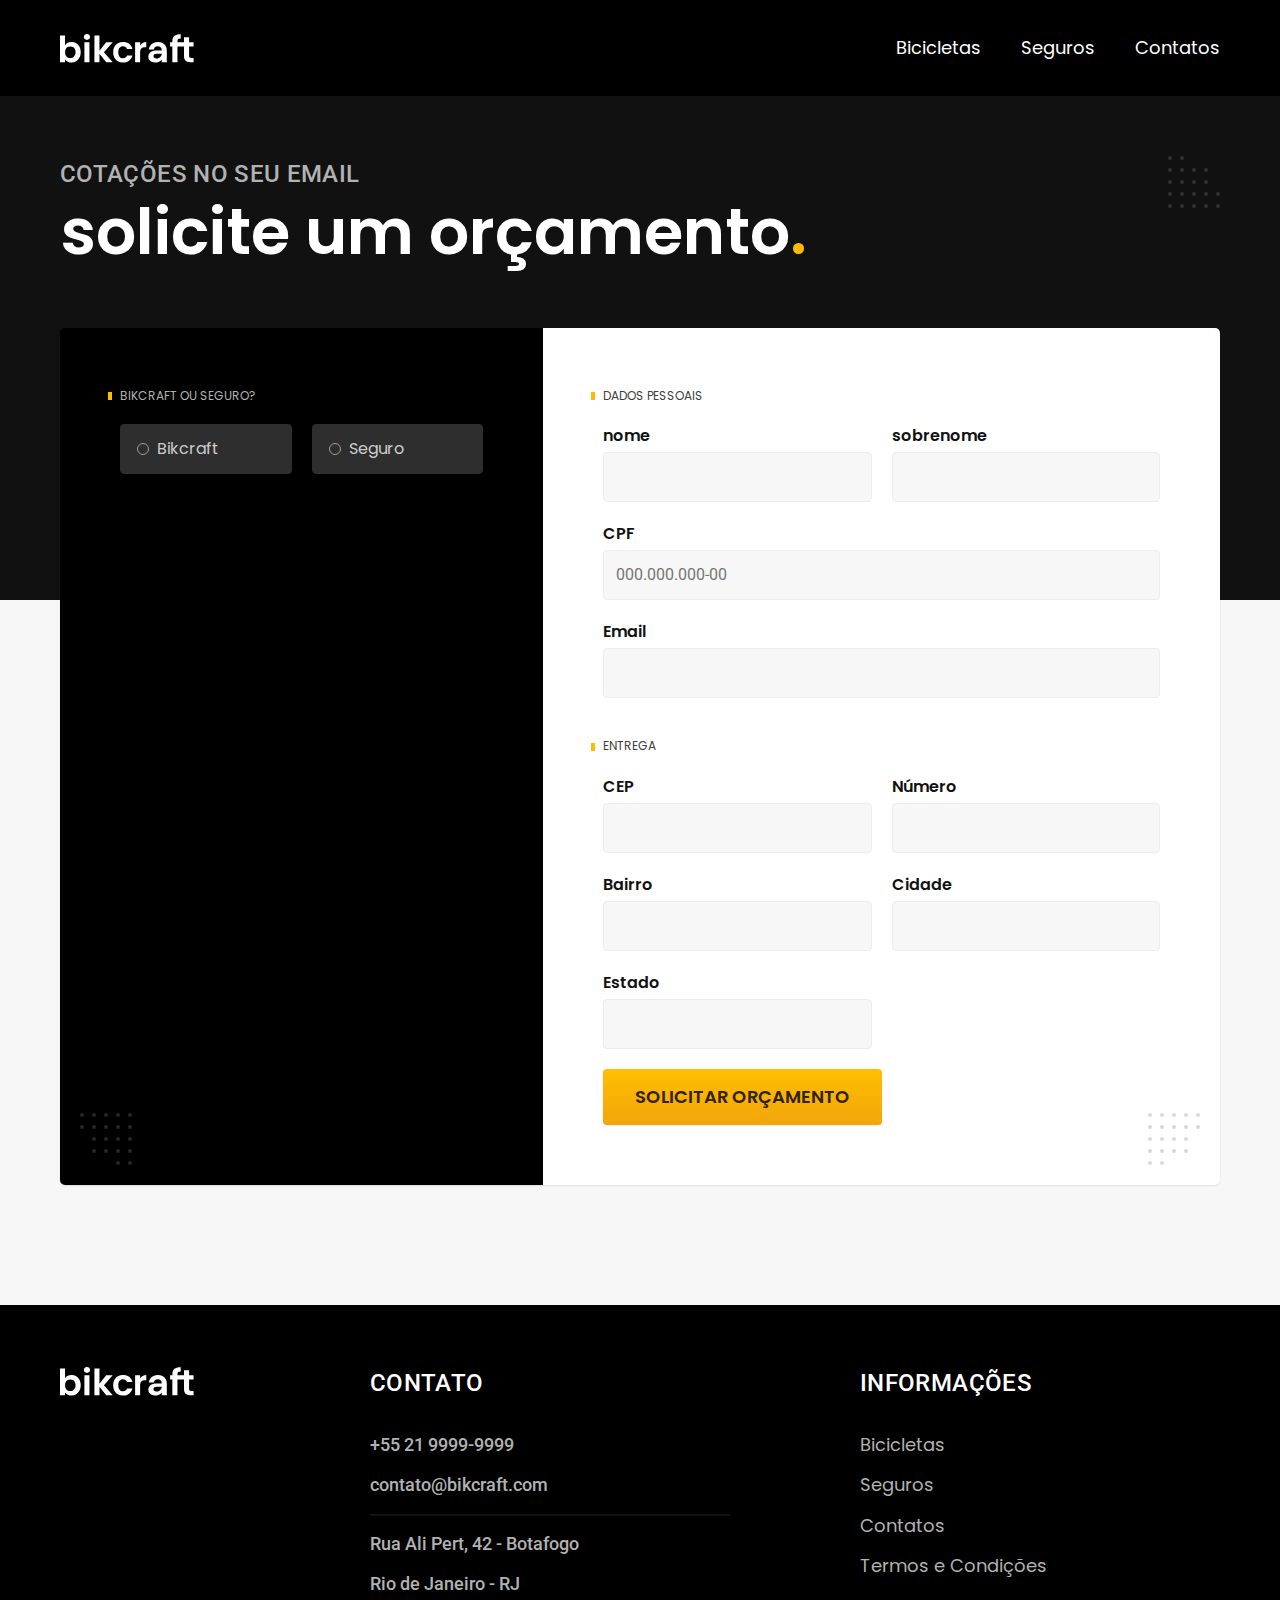
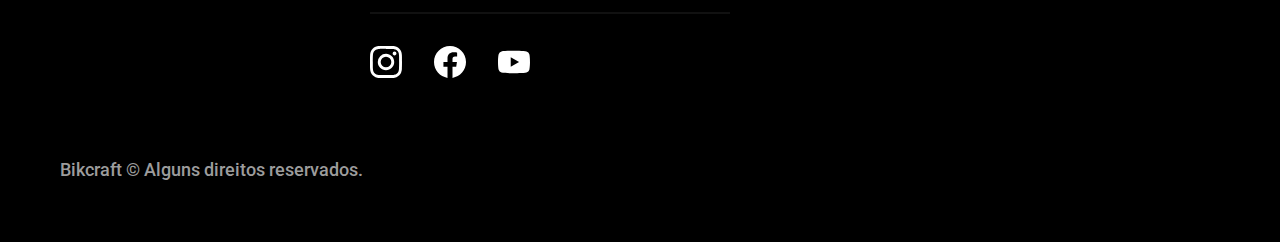
<file: orcamento.html>
<!DOCTYPE html>
<html lang="pt-br">
<head>
    <meta charset="UTF-8">
    <meta http-equiv="X-UA-Compatible" content="IE=edge">
    <meta name="viewport" content="width=device-width, initial-scale=1.0">
    <meta name="description" content="Termos e Condições">
    <link rel="stylesheet" href="./css/style.css">
    <link rel="preconnect" href="https://fonts.googleapis.com">
    <link rel="preconnect" href="https://fonts.gstatic.com" crossorigin>
    <link href="https://fonts.googleapis.com/css2?family=Merriweather:ital,wght@1,900&family=Poppins:wght@400;600&family=Roboto:wght@400;500&display=swap" rel="stylesheet"> 
    <title>Orçamento | Bikcraft </title>
</head>
<body id="orcamento">
    <header class="header-bg">
        <div class="container header">
            <a href="./"><img src="./img/bikcraft.svg" alt="Bikcraft"></a>
            <nav>
                <ul class="header-menu font-1-m cor-0">
                    <li><a href="./bicicletas.html">Bicicletas</a></li>
                    <li><a href="./seguros.html">Seguros</a></li>
                    <li><a href="./contatos.html">Contatos</a></li>
                </ul>
            </nav>
        </div>
    </header>

    <main>
        <div class="titulo-bg">
            <div class="titulo container">
                <p class="font-2-l-b cor-5">Cotações no seu email</p>
                <h1 class="font-1-xxl cor-0">solicite um orçamento<span class="cor-p1">.</span></h1>
            </div>
        </div>

        <form class="orcamento container" action="./">
            <div class="orcamento-produto">

                <h2 class="font-1-xs cor-5">Bikcraft ou Seguro?</h2>

                <input type="radio" name="tipo" value="bikcraft" id="bikcraft">
                <label for="bikcraft">Bikcraft</label>

                <input type="radio" name="tipo" value="seguro" id="seguro">
                <label for="seguro">Seguro</label>

                <div class="orcamento-conteudo" id="orcamento-bikcraft">
                    <h2 class="font-1-xs cor-5">Escolha a sua</h2>

                    <input type="radio" name="produto" value="nimbus" id="nimbus">
                    <label for="nimbus">Nimbus Stark <span>R$ 4999</span></label>
                    <div class="orcamento-detalhes">
                        <ul class="font-1-xs cor-8">
                            <li><img src="./img/icones/eletrica.svg" alt="">Motor Elétrico</li>
                            <li><img src="./img/icones/carbono.svg" alt="">Fibra de Carbono</li>
                            <li><img src="./img/icones/velocidade.svg" alt="">50 km/h</li>
                            <li><img src="./img/icones/rastreador.svg" alt="">Rastreador</li>
                        </ul>
                        <img src="./img/bicicletas/nimbus.jpg" alt="">
                    </div>

                    <input type="radio" name="produto" value="magic" id="magic">
                    <label for="magic">Magic Might <span>R$ 2499</span></label>
                    <div class="orcamento-detalhes">
                        <ul class="font-1-xs cor-8">
                            <li><img src="./img/icones/eletrica.svg" alt="">Motor Elétrico</li>
                            <li><img src="./img/icones/carbono.svg" alt="">Fibra de Carbono</li>
                            <li><img src="./img/icones/velocidade.svg" alt="">45 km/h</li>
                            <li><img src="./img/icones/rastreador.svg" alt="">Rastreador</li>
                        </ul>
                        <img src="./img/bicicletas/magic.jpg" alt="">
                    </div>

                    <input type="radio" name="produto" value="nebula" id="nebula">
                    <label for="nebula">Nebula Cosmic <span>R$ 3999</span></label>
                    <div class="orcamento-detalhes">
                        <ul class="font-1-xs cor-8">
                            <li><img src="./img/icones/eletrica.svg" alt="">Motor Elétrico</li>
                            <li><img src="./img/icones/carbono.svg" alt="">Fibra de Carbono</li>
                            <li><img src="./img/icones/velocidade.svg" alt="">40 km/h</li>
                            <li><img src="./img/icones/rastreador.svg" alt="">Rastreador</li>
                        </ul>
                        <img src="./img/bicicletas/nebula.jpg" alt="">
                    </div>
                </div>

                <div class="orcamento-conteudo" id="orcamento-seguro">
                    <h2 class="font-1-xs cor-5">Escolha o plano</h2>

                    <input type="radio" name="produto" value="prata" id="prata">
                    <label for="prata">Prata<span>R$ 199</span></label>

                    <input type="radio" name="produto" value="ouro" id="ouro">
                    <label for="ouro">Ouro <span>R$ 299</span></label>
                </div>

            </div>
            <div class="orcamento-dados form">
                <h2 class="font-1-xs cor-9 col-2">dados pessoais</h2>
                <div>
                    <label for="nome">nome</label>
                    <input type="text" id="nome" name="nome">
                </div>
                <div>
                    <label for="sobrenome">sobrenome</label>
                    <input type="text" id="sobrenome" name="sobrenome">
                </div>
                <div class="col-2">
                    <label for="cpf">CPF</label>
                    <input type="text" id="cpf" name="cpf" placeholder="000.000.000-00">
                </div>
                <div class="col-2">
                    <label for="email">Email</label>
                    <input type="email" id="email" name="email">
                </div>
                <h2 class="font-1-xs cor-9 col-2">entrega</h2>
                <div>
                    <label for="cep">CEP</label>
                    <input type="text" id="cep" name="cep">
                </div>
                <div>
                    <label for="numero">Número</label>
                    <input type="text" id="numero" name="numero">
                </div>
                <div>
                    <label for="bairro">Bairro</label>
                    <input type="text" id="bairro" name="bairro">
                </div>
                <div>
                    <label for="cidade">Cidade</label>
                    <input type="text" id="cidade" name="cidade">
                </div>
                <div>
                    <label for="estado">Estado</label>
                    <input type="text" id="estado" name="estado">
                </div>
                <button class="botao col-2">Solicitar orçamento</button>
            </div>
        </form>

    </main>

    <footer class="footer-bg">
        <div class="footer container">
            <img src="./img/bikcraft.svg" alt="">
            <div class="footer-contato">
                <h3 class="font-2-l-b cor-0">Contato</h3>
                <ul class="cor-5 font-2-m">
                    <li><a href="tel:+5521999999999">+55 21 9999-9999</a></li>
                    <li><a href="mailto:contato@bikcraft.com">contato@bikcraft.com</a></li>
                    <li>Rua Ali Pert, 42 - Botafogo</li>
                    <li>Rio de Janeiro - RJ</li>
                </ul>
                <div class="footer-redes">
                    <a href="./"><img src="./img/redes/instagram.svg" alt=""></a>
                    <a href="./"><img src="./img/redes/facebook.svg" alt=""></a>
                    <a href="./"><img src="./img/redes/youtube.svg" alt=""></a>
                </div>
            </div>
            <div class="footer-info">
                <h3 class="font-2-l-b cor-0">Informações</h3>
                <nav>
                    <ul class="font-1-m cor-5">
                        <li><a href="./bicicletas.html">Bicicletas</a></li>
                        <li><a href="./seguros.html">Seguros</a></li>
                        <li><a href="./contatos.html">Contatos</a></li>
                        <li><a href="./termos.html">Termos e Condições</a></li>
                    </ul>
                </nav>
            </div>
            <p class="footer-copy font-2-m cor-6">Bikcraft © Alguns direitos reservados.</p>
        </div>
    </footer>
</body>
</html>
</file>
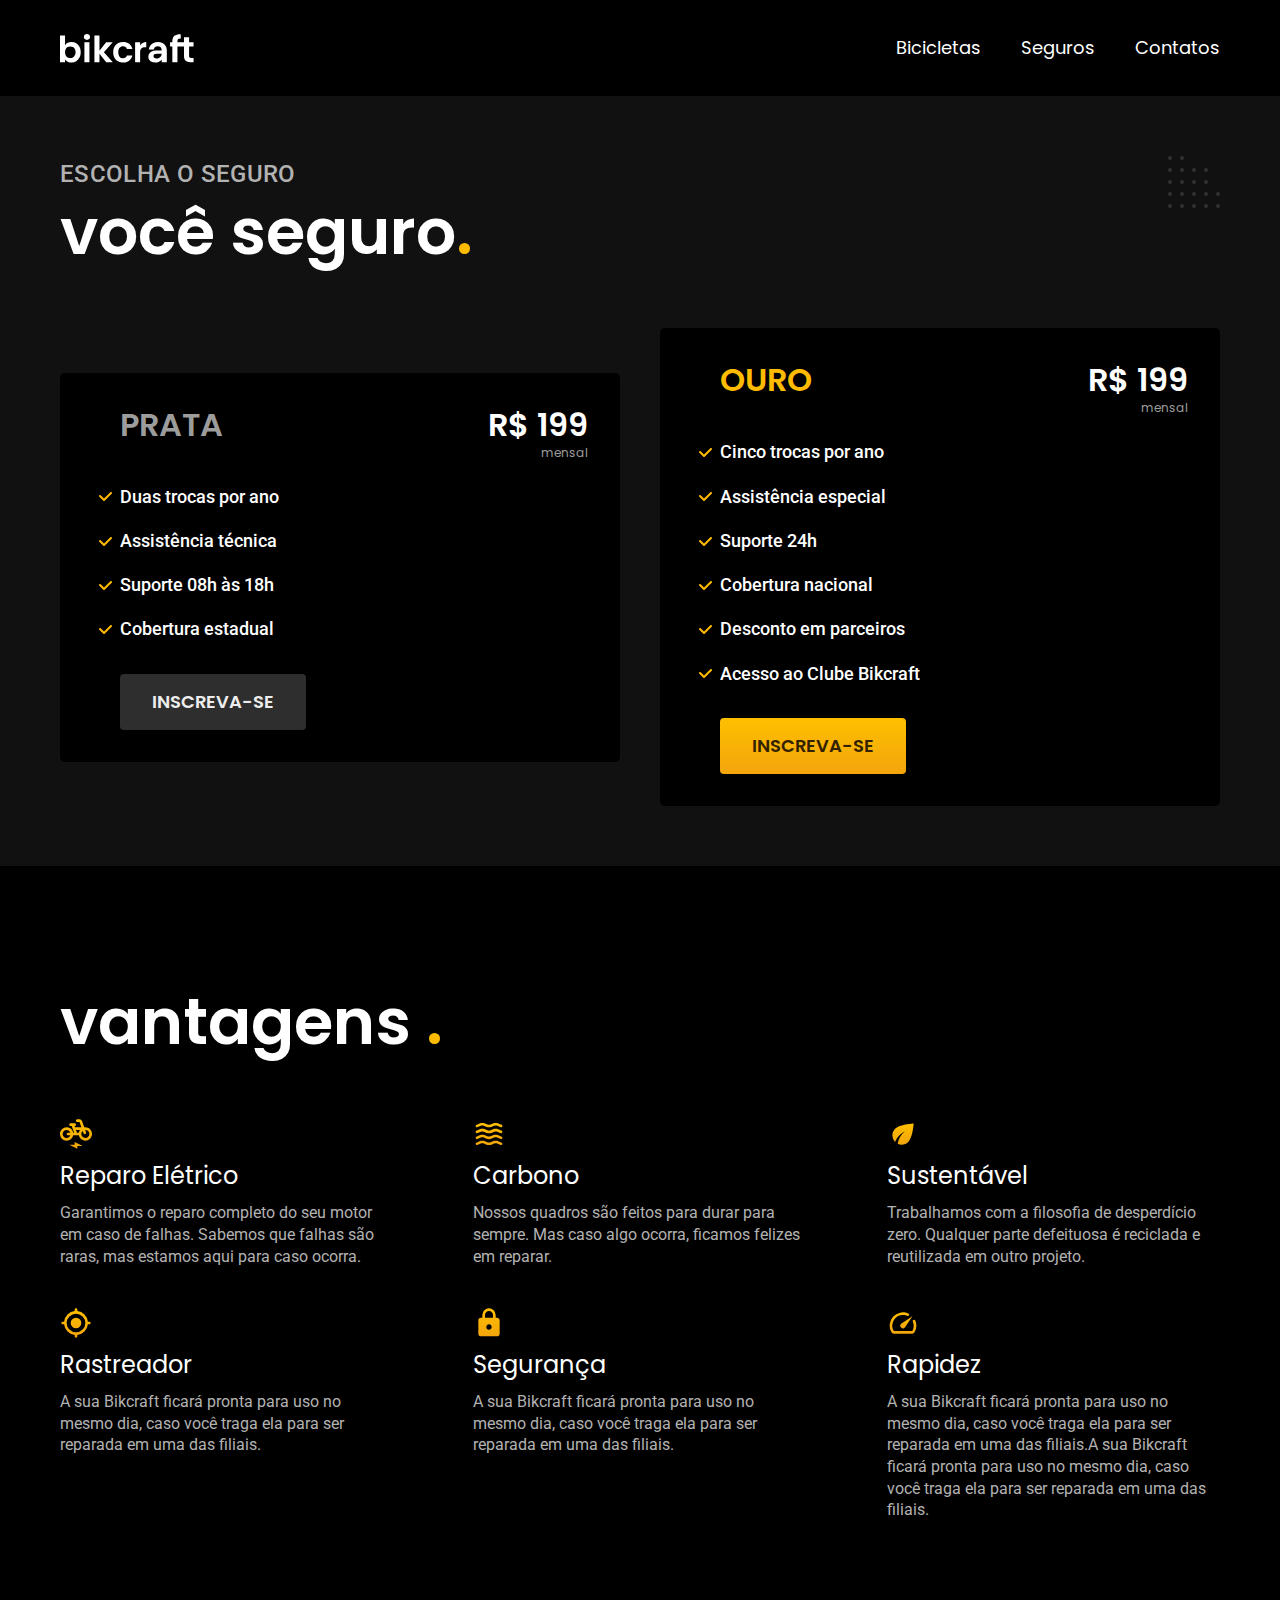
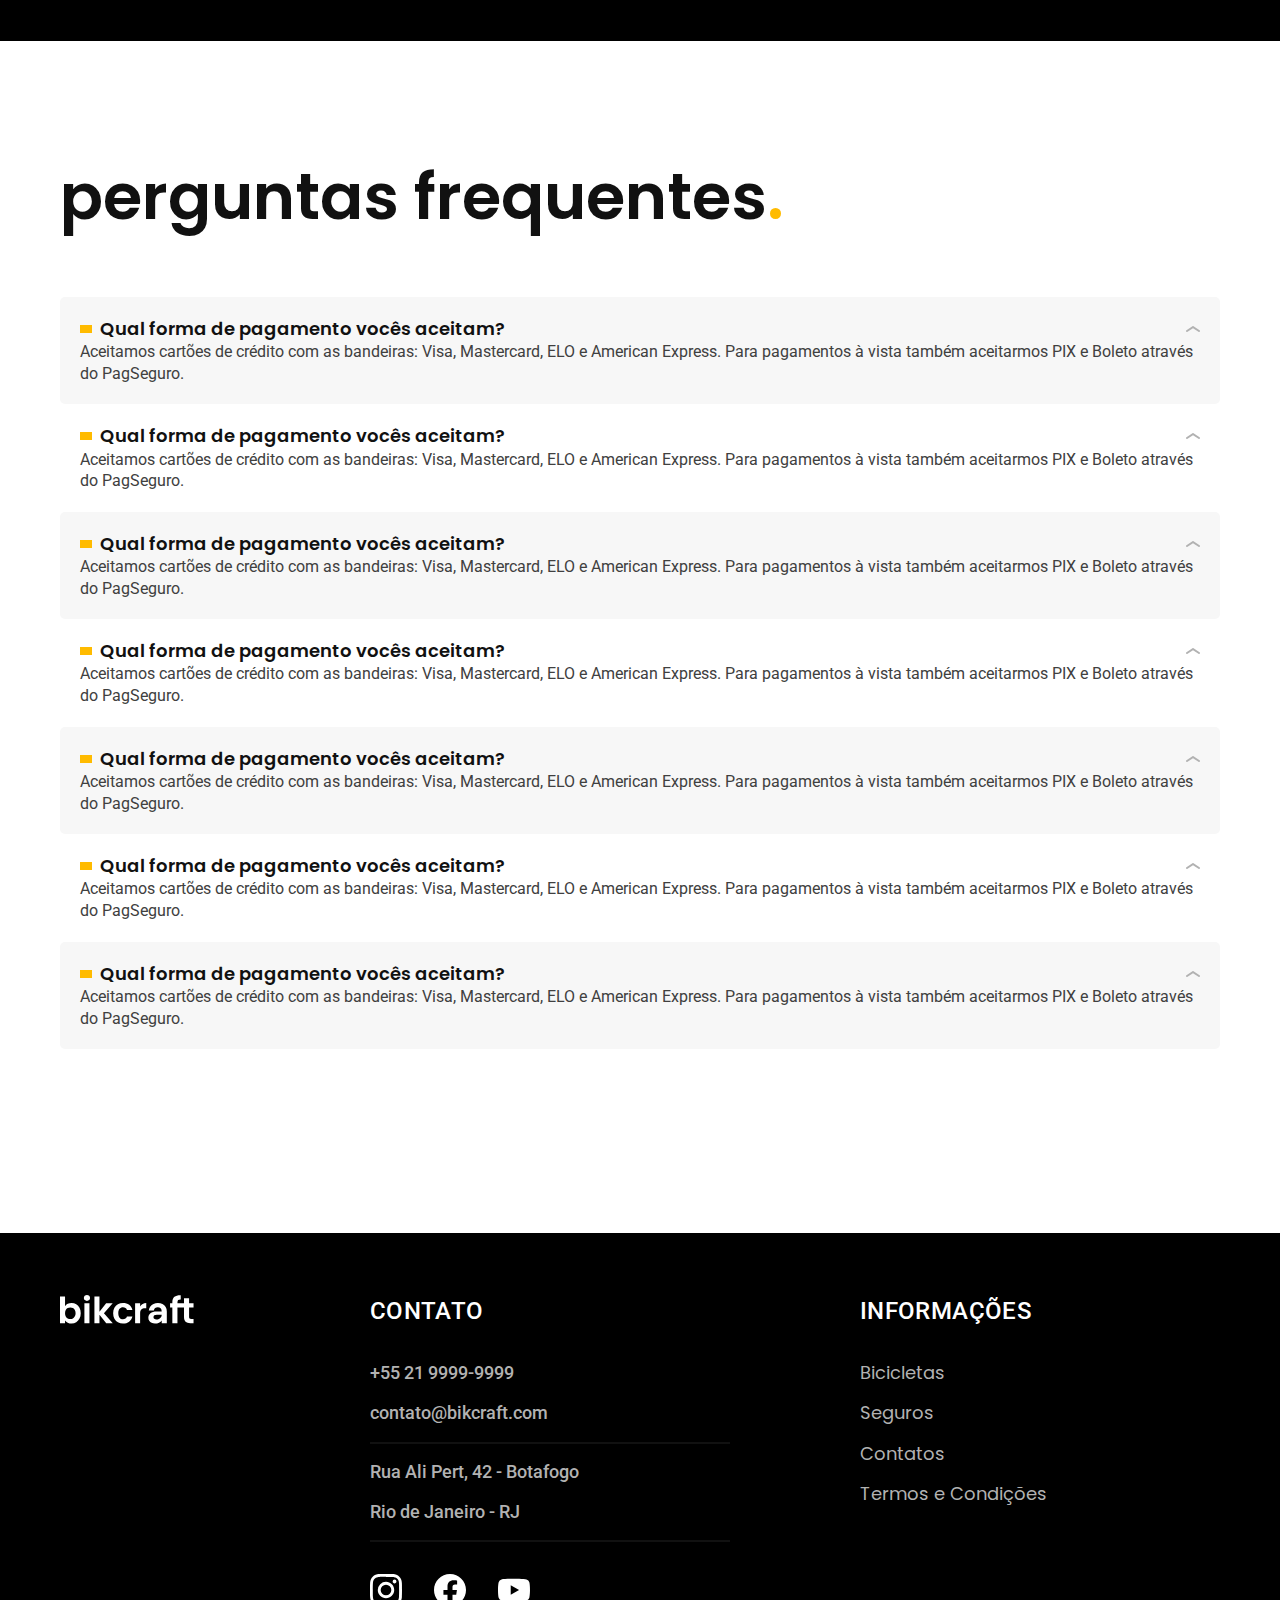
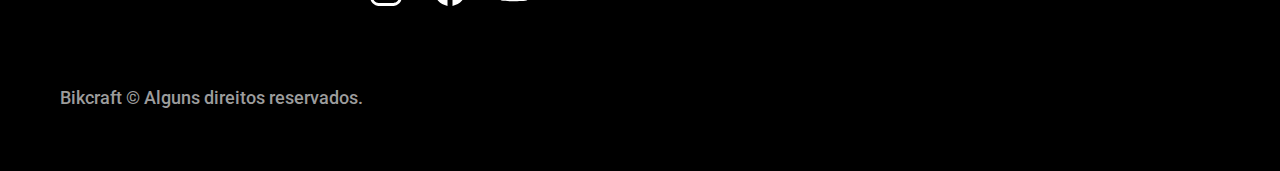
<file: seguros.html>
<!DOCTYPE html>
<html lang="pt-br">
<head>
    <meta charset="UTF-8">
    <meta http-equiv="X-UA-Compatible" content="IE=edge">
    <meta name="viewport" content="width=device-width, initial-scale=1.0">
    <meta name="description" content="Termos e Condições">
    <link rel="stylesheet" href="./css/style.css">
    <link rel="preconnect" href="https://fonts.googleapis.com">
    <link rel="preconnect" href="https://fonts.gstatic.com" crossorigin>
    <link href="https://fonts.googleapis.com/css2?family=Merriweather:ital,wght@1,900&family=Poppins:wght@400;600&family=Roboto:wght@400;500&display=swap" rel="stylesheet"> 
    <title>Seguros | Bikcraft </title>
</head>
<body id="seguros">
    <header class="header-bg">
        <div class="container header">
            <a href="./"><img src="./img/bikcraft.svg" alt="Bikcraft"></a>
            <nav>
                <ul class="header-menu font-1-m cor-0">
                    <li><a href="./bicicletas.html">Bicicletas</a></li>
                    <li><a href="./seguros.html">Seguros</a></li>
                    <li><a href="./contatos.html">Contatos</a></li>
                </ul>
            </nav>
        </div>
    </header>

    <main class="seguros-bg">
        <div class="titulo-bg">
            <div class="titulo container">
                <p class="font-2-l-b cor-5">Escolha o Seguro</p>
                <h1 class="font-1-xxl cor-0">você seguro<span class="cor-p1">.</span></h1>
            </div>
        </div>
    
        <div class="seguros container">
            <div class="seguros-item">
                <h3 class="font-1-xl cor-6">PRATA</h3>
                <span class="font-1-xl cor-0">R$ 199 <span class="font-1-xs cor-6">mensal</span></span>
                <ul class="font-2-m cor-0">
                    <li>Duas trocas por ano</li>
                    <li>Assistência técnica</li>
                    <li>Suporte 08h às 18h</li>
                    <li>Cobertura estadual</li>
                </ul>
                <a class="botao secundario" href="./orcamento.html">Inscreva-se</a>
            </div>
            <div class="seguros-item">
                <h3 class="font-1-xl cor-p1">OURO</h3>
                <span class="font-1-xl cor-0">R$ 199 <span class="font-1-xs cor-6">mensal</span></span>
                <ul class="font-2-m cor-0">
                    <li>Cinco trocas por ano</li>
                    <li>Assistência especial</li>
                    <li>Suporte 24h</li>
                    <li>Cobertura nacional</li>
                    <li>Desconto em parceiros</li>
                    <li>Acesso ao Clube Bikcraft</li>
                </ul>
                <a class="botao" href="./orcamento.html">Inscreva-se</a>
            </div>
        </div>
    </main>

    <article class="vantagens-bg">
        <div class="vantagens container">
            <h2 class="font-1-xxl cor-0">vantagens <span class="cor-p1">.</span></h2>
            <ul>
                <li>
                    <img src="./img/icones/eletrica.svg" alt="">
                    <h3 class="font-1-l cor-0">Reparo Elétrico</h3>
                    <p class="font-2-s cor-5">Garantimos o reparo completo do seu motor em caso de falhas. Sabemos que falhas são raras, mas estamos aqui para caso ocorra.</p>
                </li>
                <li>
                    <img src="./img/icones/carbono.svg" alt="">
                    <h3 class="font-1-l cor-0">Carbono</h3>
                    <p class="font-2-s cor-5">Nossos quadros são feitos para durar para sempre. Mas caso algo ocorra, ficamos felizes em reparar.</p>
                </li>
                <li>
                    <img src="./img/icones/sustentavel.svg" alt="">
                    <h3 class="font-1-l cor-0">Sustentável</h3>
                    <p class="font-2-s cor-5">Trabalhamos com a filosofia de desperdício zero. Qualquer parte defeituosa é reciclada e reutilizada em outro projeto.</p>
                </li>
                <li>
                    <img src="./img/icones/rastreador.svg" alt="">
                    <h3 class="font-1-l cor-0">Rastreador</h3>
                    <p class="font-2-s cor-5">A sua Bikcraft ficará pronta para uso no mesmo dia, caso você traga ela para ser reparada em uma das filiais.</p>
                </li>
                <li>
                    <img src="./img/icones/seguro.svg" alt="">
                    <h3 class="font-1-l cor-0">Segurança</h3>
                    <p class="font-2-s cor-5">A sua Bikcraft ficará pronta para uso no mesmo dia, caso você traga ela para ser reparada em uma das filiais.</p>
                </li>
                <li>
                    <img src="./img/icones/velocidade.svg" alt="">
                    <h3 class="font-1-l cor-0">Rapidez</h3>
                    <p class="font-2-s cor-5">A sua Bikcraft ficará pronta para uso no mesmo dia, caso você traga ela para ser reparada em uma das filiais.A sua Bikcraft ficará pronta para uso no mesmo dia, caso você traga ela para ser reparada em uma das filiais.</p>
                </li>
            </ul>
        </div>
    </article>

    <article class="perguntas container">
        <h2 class="font-1-xxl">perguntas frequentes<span class="cor-p1">.</span>
        <dl>
            <div>
                <dt class="font-1-m-b">Qual forma de pagamento vocês aceitam?</dt>
                <dd class="font-2-s cor-9">Aceitamos cartões de crédito com as bandeiras: Visa, Mastercard, ELO e American Express. Para pagamentos à vista também aceitarmos PIX e Boleto através do PagSeguro.</dd>
            </div>
            <div>
                <dt class="font-1-m-b">Qual forma de pagamento vocês aceitam?</dt>
                <dd class="font-2-s cor-9">Aceitamos cartões de crédito com as bandeiras: Visa, Mastercard, ELO e American Express. Para pagamentos à vista também aceitarmos PIX e Boleto através do PagSeguro.</dd>
            </div>
            <div>
                <dt class="font-1-m-b">Qual forma de pagamento vocês aceitam?</dt>
                <dd class="font-2-s cor-9">Aceitamos cartões de crédito com as bandeiras: Visa, Mastercard, ELO e American Express. Para pagamentos à vista também aceitarmos PIX e Boleto através do PagSeguro.</dd>
            </div>
            <div>
                <dt class="font-1-m-b">Qual forma de pagamento vocês aceitam?</dt>
                <dd class="font-2-s cor-9">Aceitamos cartões de crédito com as bandeiras: Visa, Mastercard, ELO e American Express. Para pagamentos à vista também aceitarmos PIX e Boleto através do PagSeguro.</dd>
            </div>
            <div>
                <dt class="font-1-m-b">Qual forma de pagamento vocês aceitam?</dt>
                <dd class="font-2-s cor-9">Aceitamos cartões de crédito com as bandeiras: Visa, Mastercard, ELO e American Express. Para pagamentos à vista também aceitarmos PIX e Boleto através do PagSeguro.</dd>
            </div>
            <div>
                <dt class="font-1-m-b">Qual forma de pagamento vocês aceitam?</dt>
                <dd class="font-2-s cor-9">Aceitamos cartões de crédito com as bandeiras: Visa, Mastercard, ELO e American Express. Para pagamentos à vista também aceitarmos PIX e Boleto através do PagSeguro.</dd>
            </div>
            <div>
                <dt class="font-1-m-b">Qual forma de pagamento vocês aceitam?</dt>
                <dd class="font-2-s cor-9">Aceitamos cartões de crédito com as bandeiras: Visa, Mastercard, ELO e American Express. Para pagamentos à vista também aceitarmos PIX e Boleto através do PagSeguro.</dd>
            </div>
        </dl>
    </article>

    <footer class="footer-bg">
        <div class="footer container">
            <img src="./img/bikcraft.svg" alt="">
            <div class="footer-contato">
                <h3 class="font-2-l-b cor-0">Contato</h3>
                <ul class="cor-5 font-2-m">
                    <li><a href="tel:+5521999999999">+55 21 9999-9999</a></li>
                    <li><a href="mailto:contato@bikcraft.com">contato@bikcraft.com</a></li>
                    <li>Rua Ali Pert, 42 - Botafogo</li>
                    <li>Rio de Janeiro - RJ</li>
                </ul>
                <div class="footer-redes">
                    <a href="./"><img src="./img/redes/instagram.svg" alt=""></a>
                    <a href="./"><img src="./img/redes/facebook.svg" alt=""></a>
                    <a href="./"><img src="./img/redes/youtube.svg" alt=""></a>
                </div>
            </div>
            <div class="footer-info">
                <h3 class="font-2-l-b cor-0">Informações</h3>
                <nav>
                    <ul class="font-1-m cor-5">
                        <li><a href="./bicicletas.html">Bicicletas</a></li>
                        <li><a href="./seguros.html">Seguros</a></li>
                        <li><a href="./contatos.html">Contatos</a></li>
                        <li><a href="./termos.html">Termos e Condições</a></li>
                    </ul>
                </nav>
            </div>
            <p class="footer-copy font-2-m cor-6">Bikcraft © Alguns direitos reservados.</p>
        </div>
    </footer>
</body>
</html>
</file>
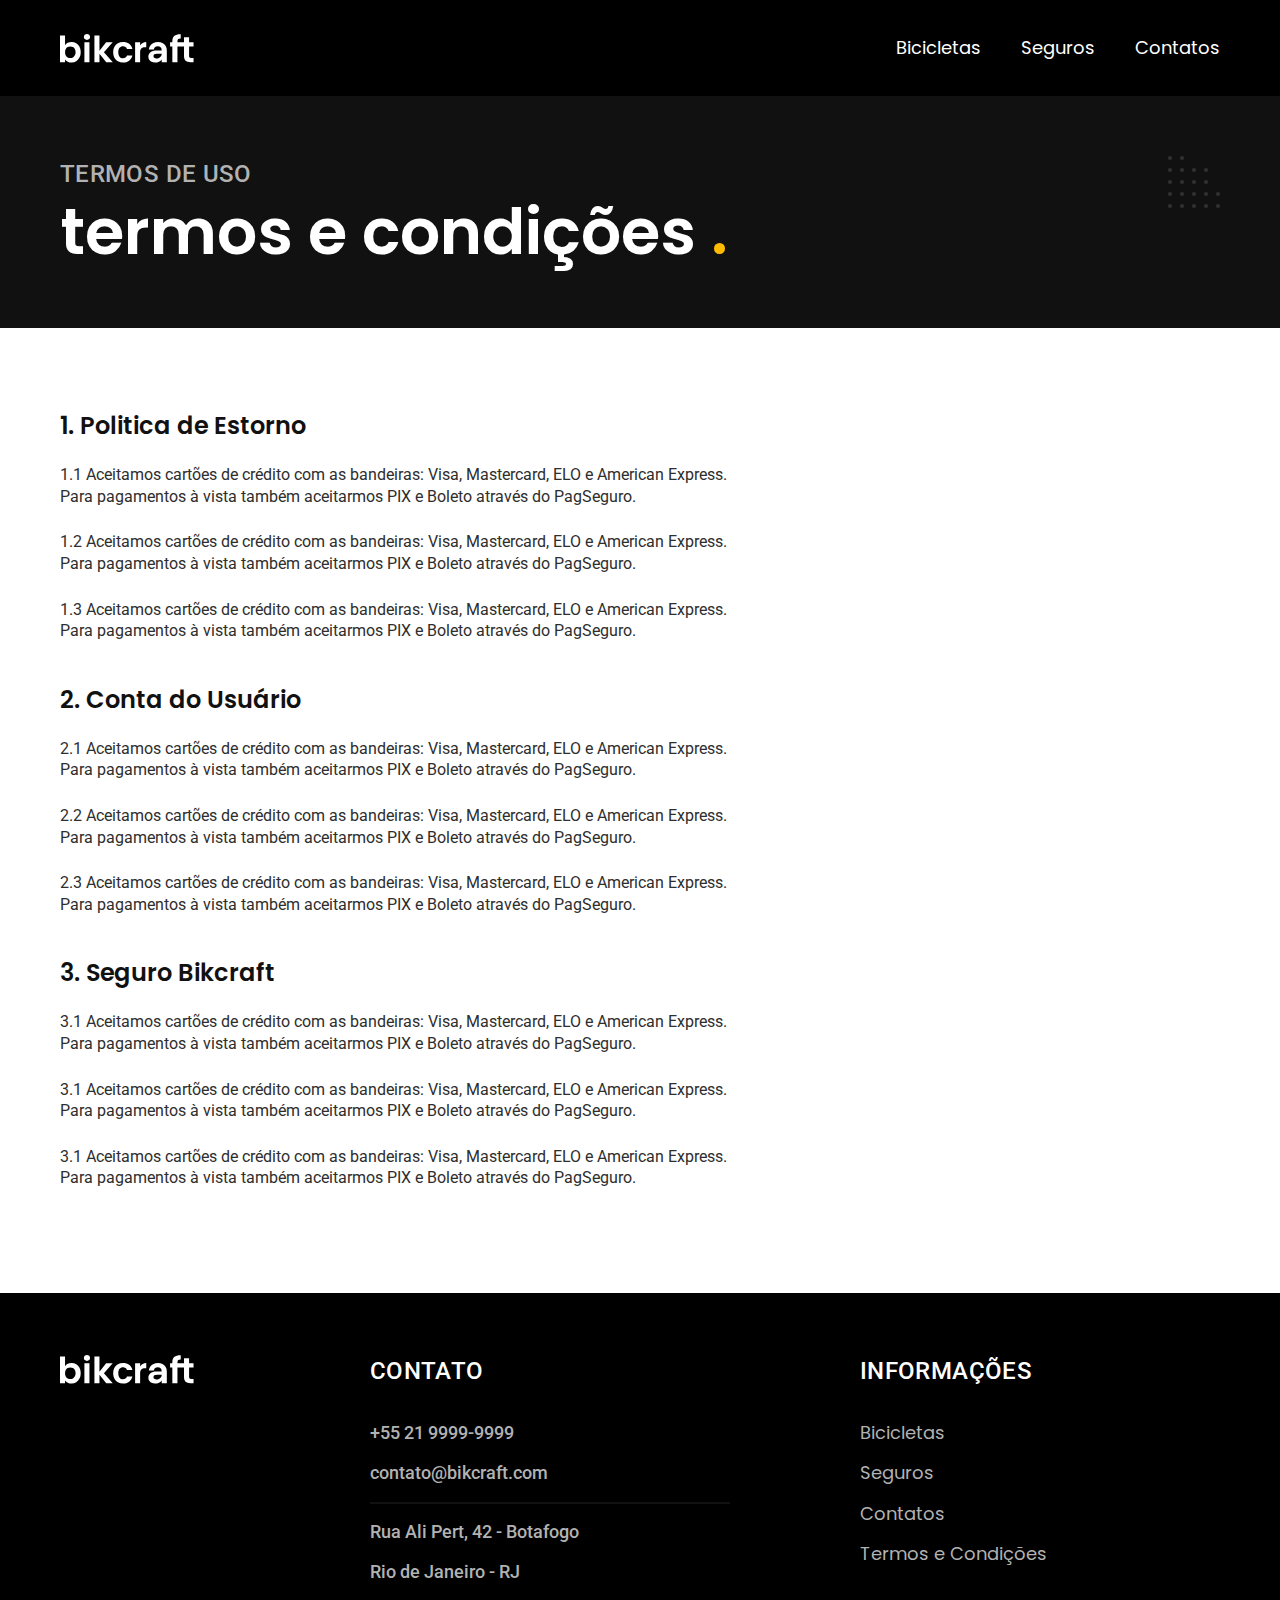
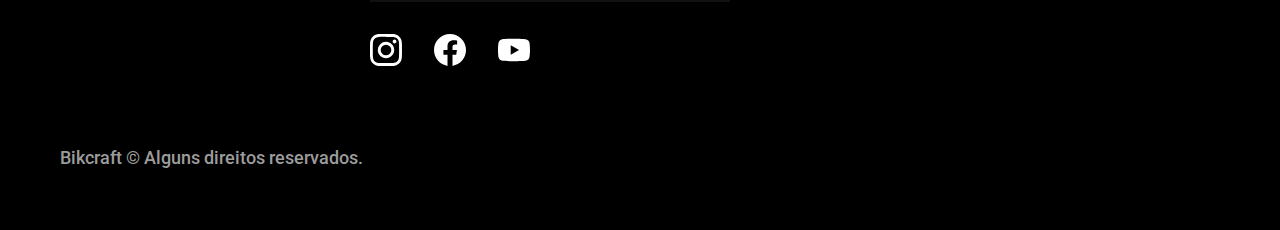
<file: termos.html>
<!DOCTYPE html>
<html lang="pt-br">
<head>
    <meta charset="UTF-8">
    <meta http-equiv="X-UA-Compatible" content="IE=edge">
    <meta name="viewport" content="width=device-width, initial-scale=1.0">
    <meta name="description" content="Termos e Condições">
    <link rel="stylesheet" href="./css/style.css">
    <link rel="preconnect" href="https://fonts.googleapis.com">
    <link rel="preconnect" href="https://fonts.gstatic.com" crossorigin>
    <link href="https://fonts.googleapis.com/css2?family=Merriweather:ital,wght@1,900&family=Poppins:wght@400;600&family=Roboto:wght@400;500&display=swap" rel="stylesheet"> 
    <title>Termos e Condições | Bikcraft </title>
</head>
<body id="termos">
    <header class="header-bg">
        <div class="container header">
            <a href="./"><img src="./img/bikcraft.svg" alt="Bikcraft"></a>
            <nav>
                <ul class="header-menu font-1-m cor-0">
                    <li><a href="./bicicletas.html">Bicicletas</a></li>
                    <li><a href="./seguros.html">Seguros</a></li>
                    <li><a href="./contatos.html">Contatos</a></li>
                </ul>
            </nav>
        </div>
    </header>

    <main>
        <div class="titulo-bg">
            <div class="titulo container">
                <p class="font-2-l-b cor-5">Termos de uso</p>
                <h1 class="font-1-xxl cor-0">termos e condições <span class="cor-p1">.</span></h1>
            </div>
        </div>
        <div class="termos container font-2-s cor-10">
            <h2 class="font-1-l cor-11">1. Politica de Estorno</h2>
            <p>1.1 Aceitamos cartões de crédito com as bandeiras: Visa, Mastercard, ELO e American Express. Para pagamentos à vista também aceitarmos PIX e Boleto através do PagSeguro.</p>
            <p>1.2 Aceitamos cartões de crédito com as bandeiras: Visa, Mastercard, ELO e American Express. Para pagamentos à vista também aceitarmos PIX e Boleto através do PagSeguro.</p>
            <p>1.3 Aceitamos cartões de crédito com as bandeiras: Visa, Mastercard, ELO e American Express. Para pagamentos à vista também aceitarmos PIX e Boleto através do PagSeguro.</p>
            <h2 class="font-1-l cor-11">2. Conta do Usuário</h2>
            <p>2.1 Aceitamos cartões de crédito com as bandeiras: Visa, Mastercard, ELO e American Express. Para pagamentos à vista também aceitarmos PIX e Boleto através do PagSeguro.</p>
            <p>2.2 Aceitamos cartões de crédito com as bandeiras: Visa, Mastercard, ELO e American Express. Para pagamentos à vista também aceitarmos PIX e Boleto através do PagSeguro.</p>
            <p>2.3 Aceitamos cartões de crédito com as bandeiras: Visa, Mastercard, ELO e American Express. Para pagamentos à vista também aceitarmos PIX e Boleto através do PagSeguro.</p>
            <h2 class="font-1-l cor-11">3. Seguro Bikcraft</h2>
            <p>3.1 Aceitamos cartões de crédito com as bandeiras: Visa, Mastercard, ELO e American Express. Para pagamentos à vista também aceitarmos PIX e Boleto através do PagSeguro.</p>
            <p>3.1 Aceitamos cartões de crédito com as bandeiras: Visa, Mastercard, ELO e American Express. Para pagamentos à vista também aceitarmos PIX e Boleto através do PagSeguro.</p>
            <p>3.1 Aceitamos cartões de crédito com as bandeiras: Visa, Mastercard, ELO e American Express. Para pagamentos à vista também aceitarmos PIX e Boleto através do PagSeguro.</p>
        </div>
    </main>

    <footer class="footer-bg">
        <div class="footer container">
            <img src="./img/bikcraft.svg" alt="">
            <div class="footer-contato">
                <h3 class="font-2-l-b cor-0">Contato</h3>
                <ul class="cor-5 font-2-m">
                    <li><a href="tel:+5521999999999">+55 21 9999-9999</a></li>
                    <li><a href="mailto:contato@bikcraft.com">contato@bikcraft.com</a></li>
                    <li>Rua Ali Pert, 42 - Botafogo</li>
                    <li>Rio de Janeiro - RJ</li>
                </ul>
                <div class="footer-redes">
                    <a href="./"><img src="./img/redes/instagram.svg" alt=""></a>
                    <a href="./"><img src="./img/redes/facebook.svg" alt=""></a>
                    <a href="./"><img src="./img/redes/youtube.svg" alt=""></a>
                </div>
            </div>
            <div class="footer-info">
                <h3 class="font-2-l-b cor-0">Informações</h3>
                <nav>
                    <ul class="font-1-m cor-5">
                        <li><a href="./bicicletas.html">Bicicletas</a></li>
                        <li><a href="./seguros.html">Seguros</a></li>
                        <li><a href="./contatos.html">Contatos</a></li>
                        <li><a href="./termos.html">Termos e Condições</a></li>
                    </ul>
                </nav>
            </div>
            <p class="footer-copy font-2-m cor-6">Bikcraft © Alguns direitos reservados.</p>
        </div>
    </footer>
</body>
</html>
</file>
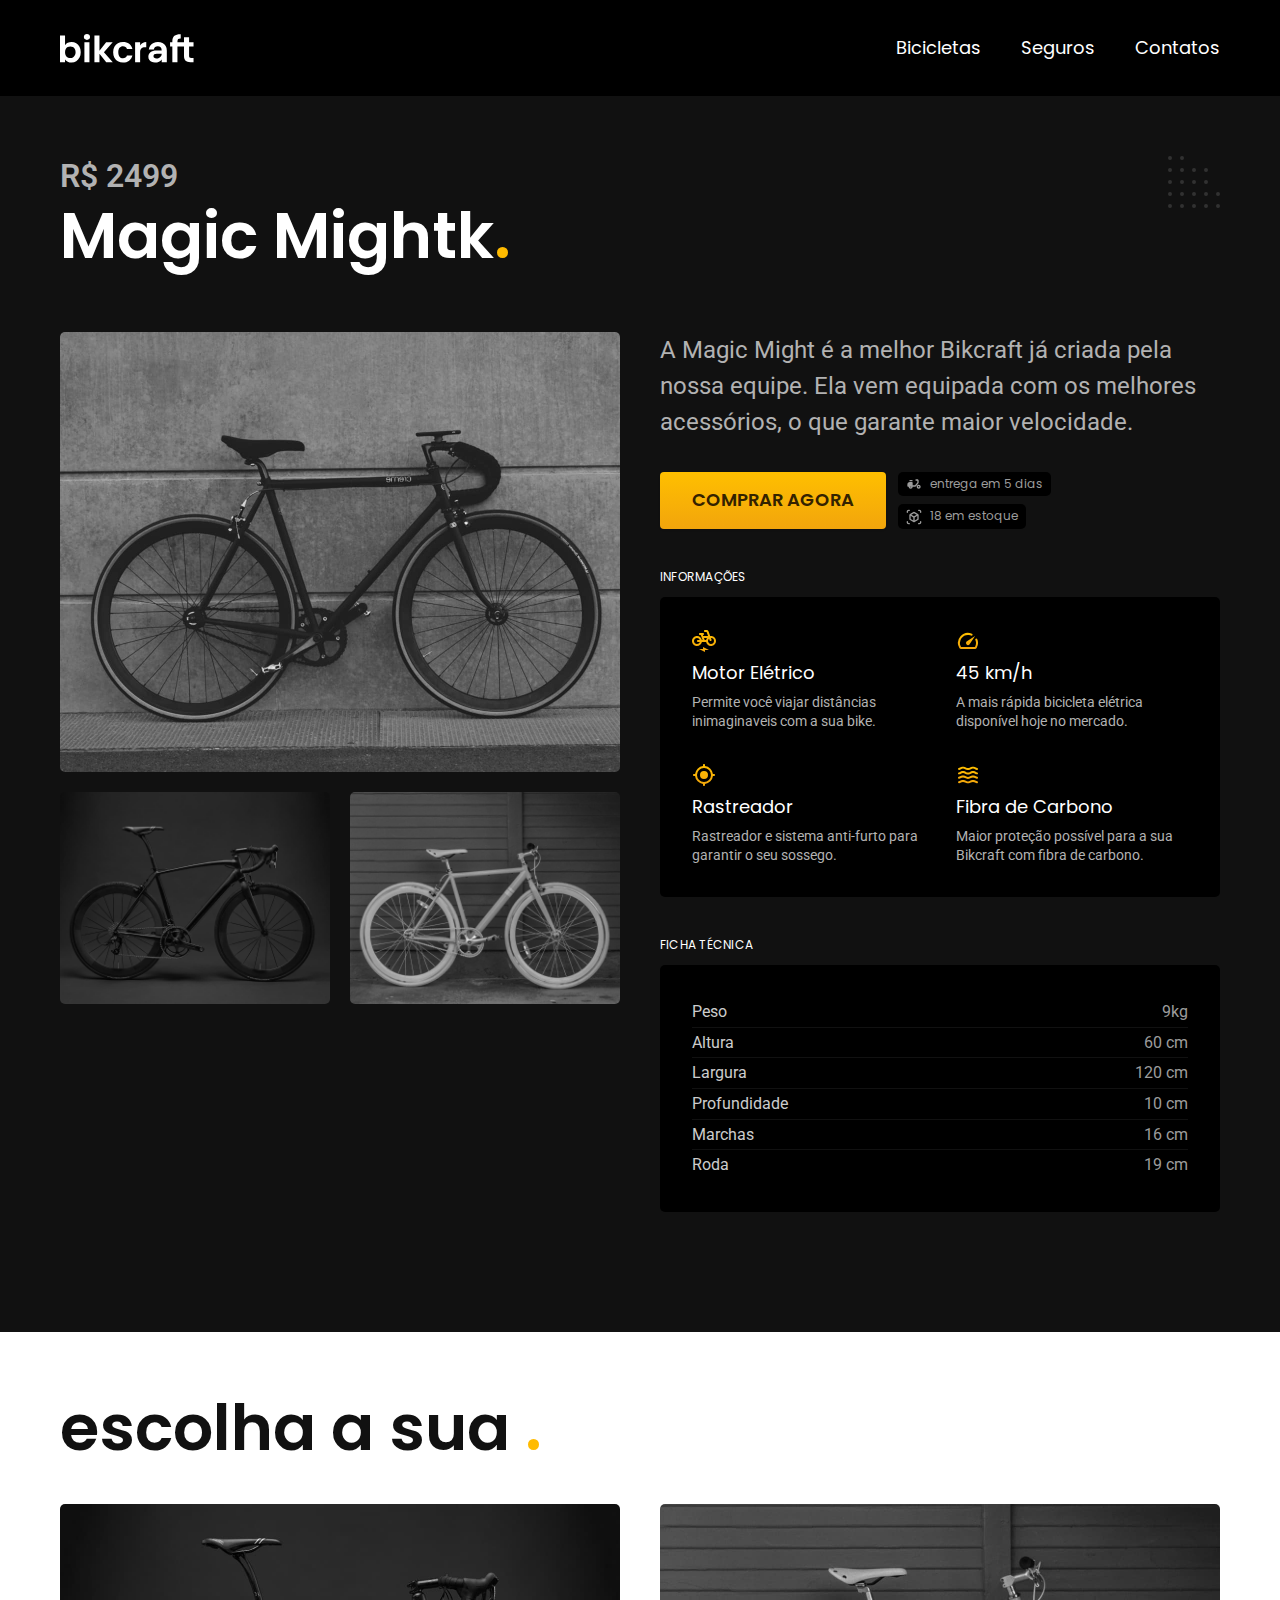
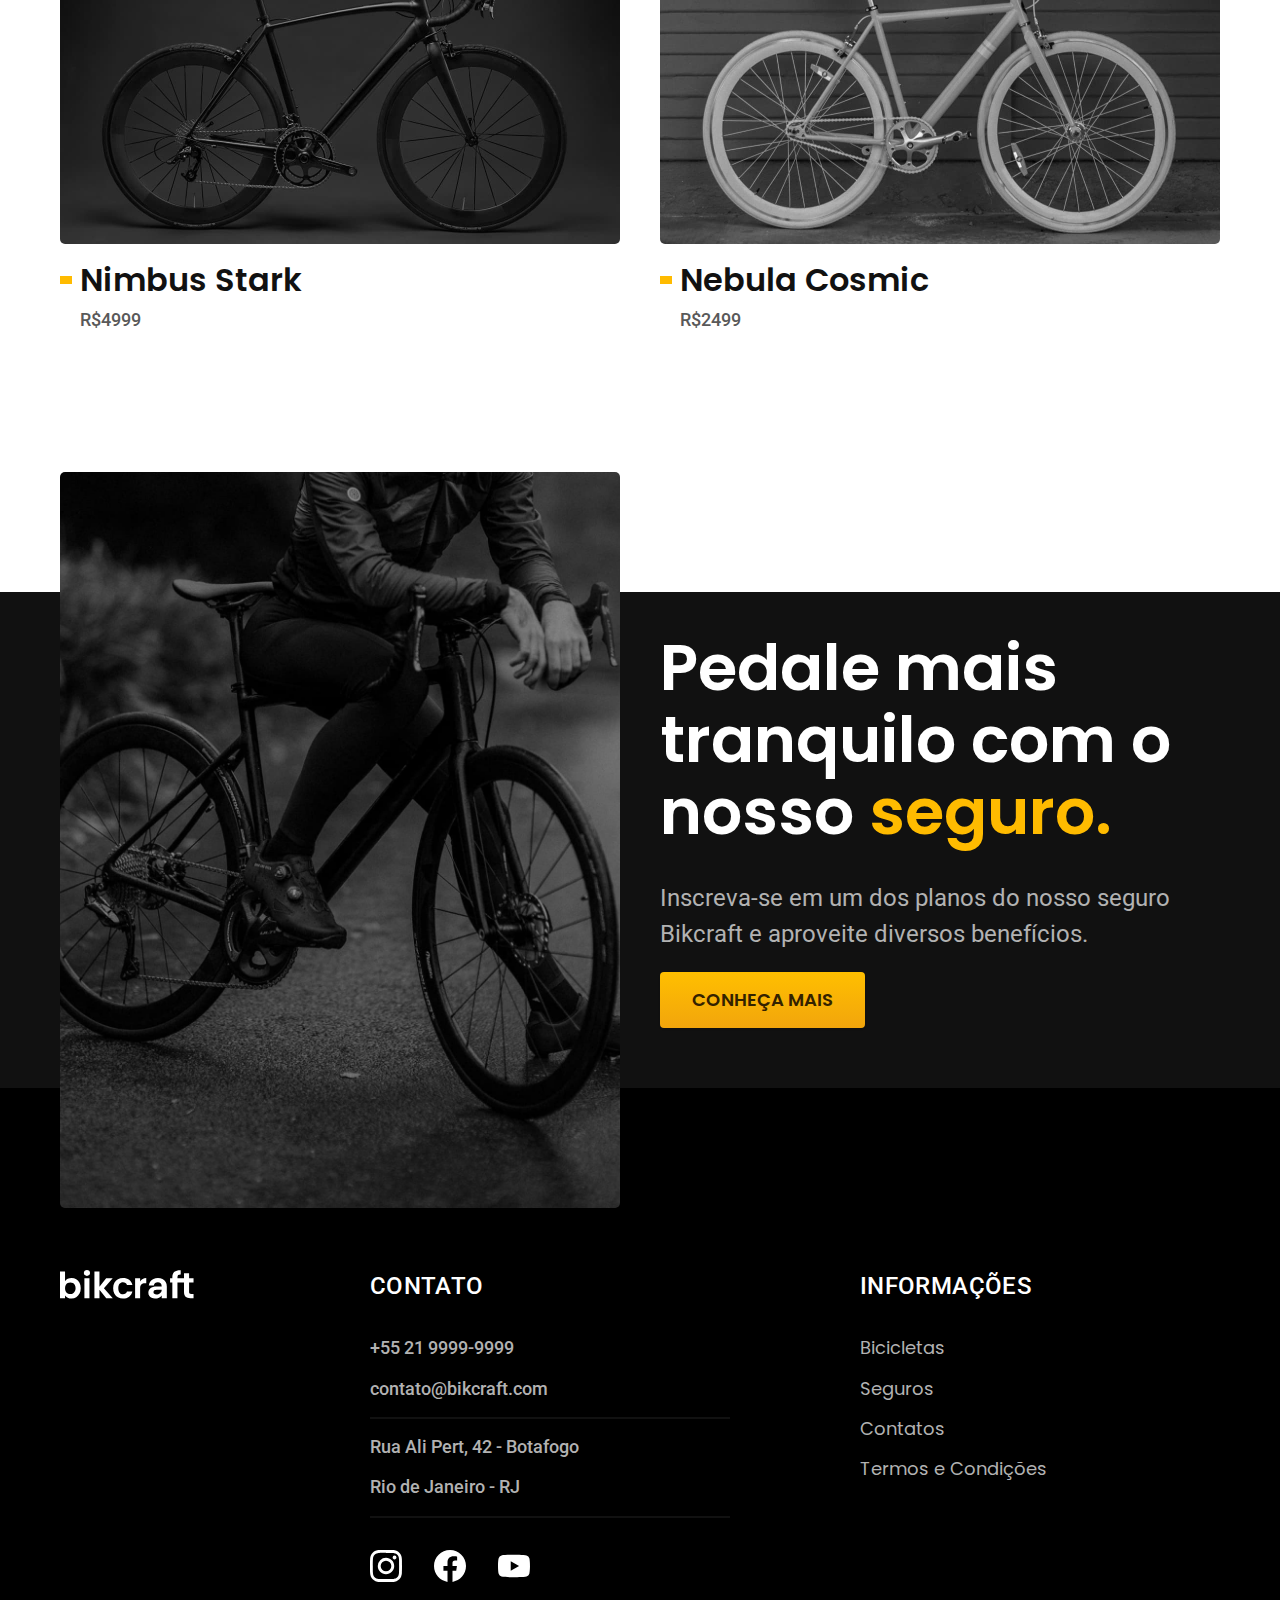
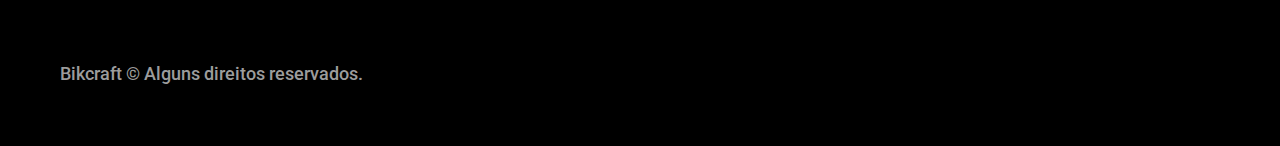
<file: bicicletas/magic.html>
<!DOCTYPE html>
<html lang="pt-br">
<head>
    <meta charset="UTF-8">
    <meta http-equiv="X-UA-Compatible" content="IE=edge">
    <meta name="viewport" content="width=device-width, initial-scale=1.0">
    <meta name="description" content="Termos e Condições">
    <link rel="stylesheet" href="../css/style.css">
    <link rel="preconnect" href="https://fonts.googleapis.com">
    <link rel="preconnect" href="https://fonts.gstatic.com" crossorigin>
    <link href="https://fonts.googleapis.com/css2?family=Merriweather:ital,wght@1,900&family=Poppins:wght@400;600&family=Roboto:wght@400;500&display=swap" rel="stylesheet"> 
    <title>Magic | Bikcraft </title>
</head>
<body id="bicicleta">
    <header class="header-bg">
        <div class="container header">
            <a href="../"><img src="../img/bikcraft.svg" alt="Bikcraft"></a>
            <nav>
                <ul class="header-menu font-1-m cor-0">
                    <li><a href="../bicicletas.html">Bicicletas</a></li>
                    <li><a href="../seguros.html">Seguros</a></li>
                    <li><a href="../contatos.html">Contatos</a></li>
                </ul>
            </nav>
        </div>
    </header>

    <main class="titulo-bg">
        <div>
            <div class="titulo container">
                <p class="font-2-xl cor-5">R$ 2499</p>
                <h1 class="font-1-xxl cor-0">Magic Mightk<span class="cor-p1">.</span></h1>
            </div>
        </div>
        <div class="bicicleta container">
            <div class="bicicleta-imagens">
                <img src="../img/bicicleta/nimbus2.jpg" alt="">
                <img src="../img/bicicleta/nimbus1.jpg" alt="">
                <img src="../img/bicicleta/nimbus3.jpg" alt="">
            </div>
            <div class="bicicleta-conteudo">
                <p class="font-2-l cor-5">A Magic Might é a melhor Bikcraft já criada pela nossa equipe. Ela vem equipada com os melhores acessórios, o que garante maior velocidade.</p>
                <div class="bicicleta-comprar">
                    <a class="botao" href="../orcamento.html">comprar agora</a>
                    <span class="font-1-xs cor-6"><img src="../img/icones/entrega.svg" alt="">entrega em 5 dias</span>
                    <span class="font-1-xs cor-6"><img src="../img/icones/estoque.svg" alt="">18 em estoque</span>
                </div>
                <h2 class="font-1-xs cor-0">Informações</h2>
                <ul class="bicicleta-informacoes">
                    <li>
                        <img src="../img/icones/eletrica.svg" alt="">
                        <h3 class="font-1-m cor-0">Motor Elétrico</h3>
                        <p class="font-2-xs cor-5">Permite você viajar distâncias inimaginaveis com a sua bike.</p>
                    </li>
                    <li>
                        <img src="../img/icones/velocidade.svg" alt="">
                        <h3 class="font-1-m cor-0">45 km/h</h3>
                        <p class="font-2-xs cor-5">A mais rápida bicicleta elétrica disponível hoje no mercado.</p>
                    </li>
                    <li>
                        <img src="../img/icones/rastreador.svg" alt="">
                        <h3 class="font-1-m cor-0">Rastreador</h3>
                        <p class="font-2-xs cor-5">Rastreador e sistema anti-furto para garantir o seu sossego.</p>
                    </li>
                    <li>
                        <img src="../img/icones/carbono.svg" alt="">
                        <h3 class="font-1-m cor-0">Fibra de Carbono</h3>
                        <p class="font-2-xs cor-5">Maior proteção possível para a sua Bikcraft com fibra de carbono.</p>
                    </li>
                </ul>
                <h2 class="font-1-xs cor-0">Ficha Técnica</h2>
                <ul class="bicicleta-ficha font-2-s cor-4">
                    <li>Peso <span>9kg</span></li>
                    <li>Altura <span>60 cm</span></li>
                    <li>Largura <span>120 cm</span></li>
                    <li>Profundidade <span>10 cm</span></li>
                    <li>Marchas <span>16 cm</span></li>
                    <li>Roda <span>19 cm</span></li>
                </ul>
            </div>
        </div>
    </main>

    <article class="bicicletas-lista container">
        <h2 class="font-1-xxl">escolha a sua <span class="cor-p1">.</span></h2>
        <ul>
            <li>
                <a href="./nimbus.html">
                    <img src="../img/bicicletas/nimbus.jpg" alt="">
                    <h3 class="font-1-xl">Nimbus Stark</h3>
                    <span class="font-2-m cor-8">R$4999</span>
                </a>
            </li>
            <li>
                <a href="./nebula.html">
                    <img src="../img/bicicletas/nebula.jpg" alt="">
                    <h3 class="font-1-xl">Nebula Cosmic</h3>
                    <span class="font-2-m cor-8">R$2499</span>
                </a>
            </li>
        </ul>
    </article>

    <article class="seguro-bg">
        <div class="seguro container">
            <div class="seguro-imagem"><img src="../img/fotos/seguros.jpg" alt=""></div>
            <div class="seguro-conteudo">
                <h2 class="font-1-xxl cor-0">Pedale mais tranquilo com o nosso <span class="cor-p1">seguro.</span></h2>
                <p class="font-2-l cor-5">Inscreva-se em um dos planos do nosso seguro Bikcraft e aproveite diversos benefícios.</p>
                <a class="botao" href="../seguros.html">conheça mais</a>
            </div>
        </div>
    </article>

    <footer class="footer-bg">
        <div class="footer container">
            <img src="../img/bikcraft.svg" alt="">
            <div class="footer-contato">
                <h3 class="font-2-l-b cor-0">Contato</h3>
                <ul class="cor-5 font-2-m">
                    <li><a href="tel:+5521999999999">+55 21 9999-9999</a></li>
                    <li><a href="mailto:contato@bikcraft.com">contato@bikcraft.com</a></li>
                    <li>Rua Ali Pert, 42 - Botafogo</li>
                    <li>Rio de Janeiro - RJ</li>
                </ul>
                <div class="footer-redes">
                    <a href="../"><img src="../img/redes/instagram.svg" alt=""></a>
                    <a href="../"><img src="../img/redes/facebook.svg" alt=""></a>
                    <a href="../"><img src="../img/redes/youtube.svg" alt=""></a>
                </div>
            </div>
            <div class="footer-info">
                <h3 class="font-2-l-b cor-0">Informações</h3>
                <nav>
                    <ul class="font-1-m cor-5">
                        <li><a href="../bicicletas.html">Bicicletas</a></li>
                        <li><a href="../seguros.html">Seguros</a></li>
                        <li><a href="../contatos.html">Contatos</a></li>
                        <li><a href="../termos.html">Termos e Condições</a></li>
                    </ul>
                </nav>
            </div>
            <p class="footer-copy font-2-m cor-6">Bikcraft © Alguns direitos reservados.</p>
        </div>
    </footer>
</body>
</html>
</file>
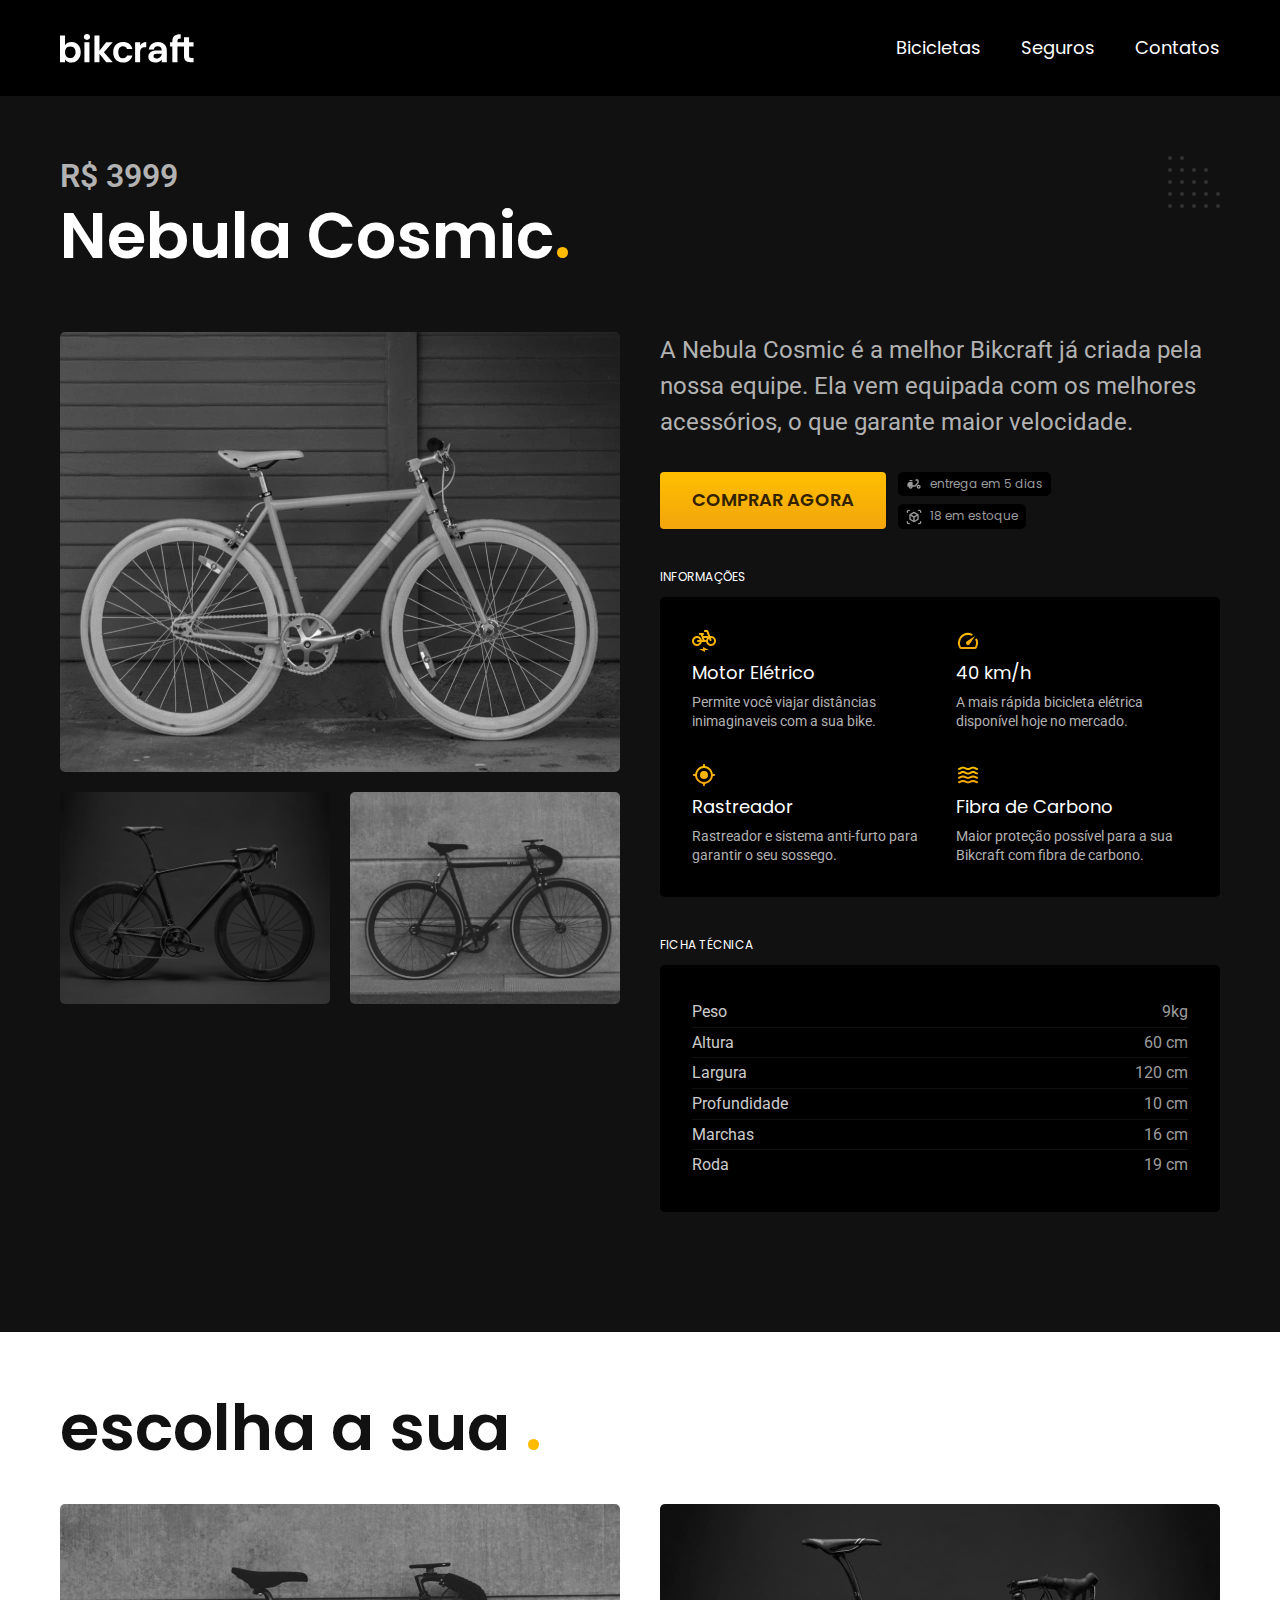
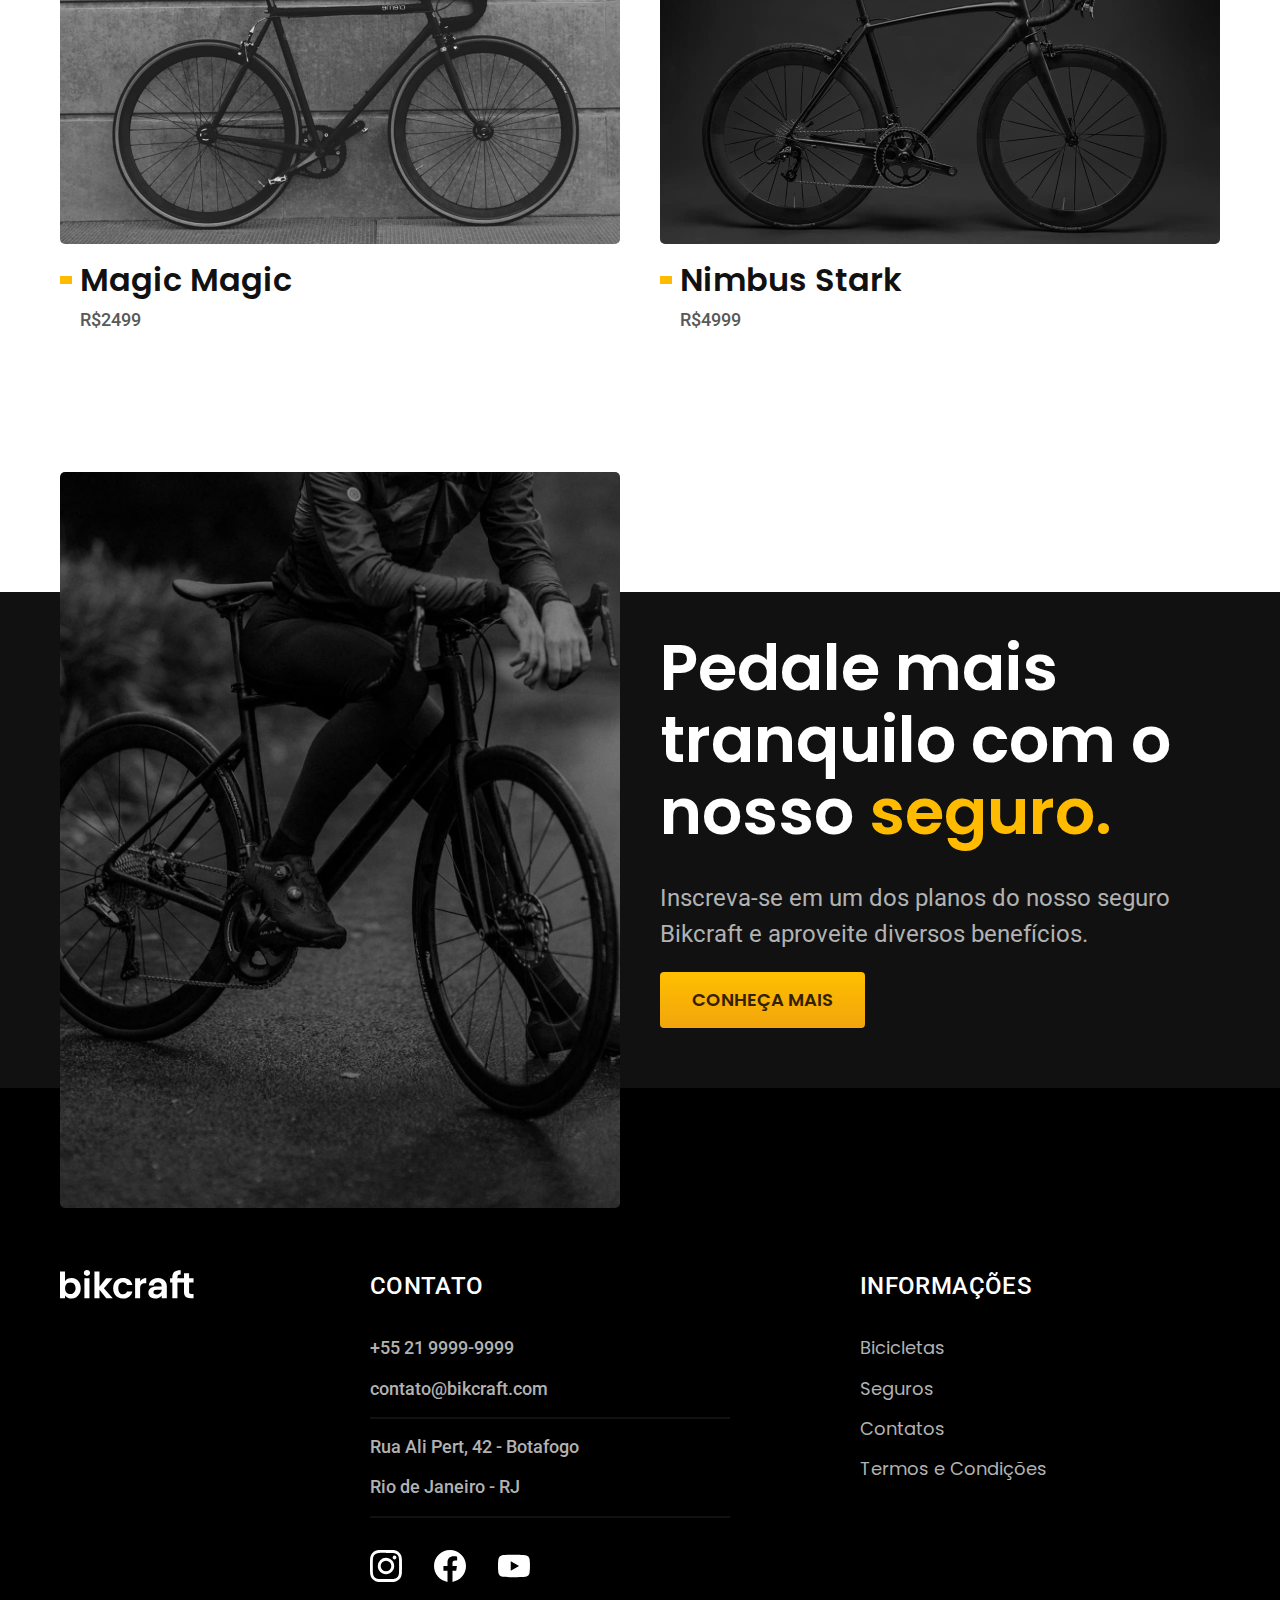
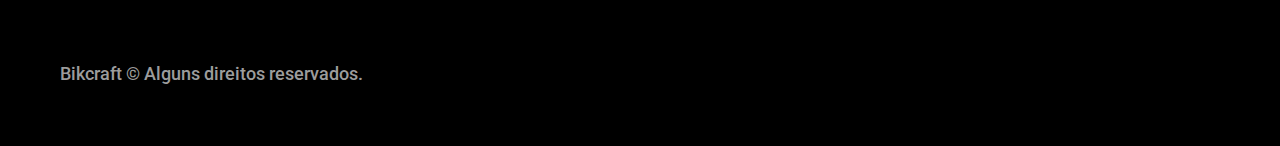
<file: bicicletas/nebula.html>
<!DOCTYPE html>
<html lang="pt-br">
<head>
    <meta charset="UTF-8">
    <meta http-equiv="X-UA-Compatible" content="IE=edge">
    <meta name="viewport" content="width=device-width, initial-scale=1.0">
    <meta name="description" content="Termos e Condições">
    <link rel="stylesheet" href="../css/style.css">
    <link rel="preconnect" href="https://fonts.googleapis.com">
    <link rel="preconnect" href="https://fonts.gstatic.com" crossorigin>
    <link href="https://fonts.googleapis.com/css2?family=Merriweather:ital,wght@1,900&family=Poppins:wght@400;600&family=Roboto:wght@400;500&display=swap" rel="stylesheet"> 
    <title>Nebula | Bikcraft </title>
</head>
<body id="bicicleta">
    <header class="header-bg">
        <div class="container header">
            <a href="../"><img src="../img/bikcraft.svg" alt="Bikcraft"></a>
            <nav>
                <ul class="header-menu font-1-m cor-0">
                    <li><a href="../bicicletas.html">Bicicletas</a></li>
                    <li><a href="../seguros.html">Seguros</a></li>
                    <li><a href="../contatos.html">Contatos</a></li>
                </ul>
            </nav>
        </div>
    </header>

    <main class="titulo-bg">
        <div>
            <div class="titulo container">
                <p class="font-2-xl cor-5">R$ 3999</p>
                <h1 class="font-1-xxl cor-0">Nebula Cosmic<span class="cor-p1">.</span></h1>
            </div>
        </div>
        <div class="bicicleta container">
            <div class="bicicleta-imagens">
                <img src="../img/bicicleta/nimbus3.jpg" alt="">
                <img src="../img/bicicleta/nimbus1.jpg" alt="">
                <img src="../img/bicicleta/nimbus2.jpg" alt="">
            </div>
            <div class="bicicleta-conteudo">
                <p class="font-2-l cor-5">A Nebula Cosmic é a melhor Bikcraft já criada pela nossa equipe. Ela vem equipada com os melhores acessórios, o que garante maior velocidade.</p>
                <div class="bicicleta-comprar">
                    <a class="botao" href="../orcamento.html">comprar agora</a>
                    <span class="font-1-xs cor-6"><img src="../img/icones/entrega.svg" alt="">entrega em 5 dias</span>
                    <span class="font-1-xs cor-6"><img src="../img/icones/estoque.svg" alt="">18 em estoque</span>
                </div>
                <h2 class="font-1-xs cor-0">Informações</h2>
                <ul class="bicicleta-informacoes">
                    <li>
                        <img src="../img/icones/eletrica.svg" alt="">
                        <h3 class="font-1-m cor-0">Motor Elétrico</h3>
                        <p class="font-2-xs cor-5">Permite você viajar distâncias inimaginaveis com a sua bike.</p>
                    </li>
                    <li>
                        <img src="../img/icones/velocidade.svg" alt="">
                        <h3 class="font-1-m cor-0">40 km/h</h3>
                        <p class="font-2-xs cor-5">A mais rápida bicicleta elétrica disponível hoje no mercado.</p>
                    </li>
                    <li>
                        <img src="../img/icones/rastreador.svg" alt="">
                        <h3 class="font-1-m cor-0">Rastreador</h3>
                        <p class="font-2-xs cor-5">Rastreador e sistema anti-furto para garantir o seu sossego.</p>
                    </li>
                    <li>
                        <img src="../img/icones/carbono.svg" alt="">
                        <h3 class="font-1-m cor-0">Fibra de Carbono</h3>
                        <p class="font-2-xs cor-5">Maior proteção possível para a sua Bikcraft com fibra de carbono.</p>
                    </li>
                </ul>
                <h2 class="font-1-xs cor-0">Ficha Técnica</h2>
                <ul class="bicicleta-ficha font-2-s cor-4">
                    <li>Peso <span>9kg</span></li>
                    <li>Altura <span>60 cm</span></li>
                    <li>Largura <span>120 cm</span></li>
                    <li>Profundidade <span>10 cm</span></li>
                    <li>Marchas <span>16 cm</span></li>
                    <li>Roda <span>19 cm</span></li>
                </ul>
            </div>
        </div>
    </main>

    <article class="bicicletas-lista container">
        <h2 class="font-1-xxl">escolha a sua <span class="cor-p1">.</span></h2>
        <ul>
            <li>
                <a href="./magic.html">
                    <img src="../img/bicicletas/magic.jpg" alt="">
                    <h3 class="font-1-xl">Magic Magic</h3>
                    <span class="font-2-m cor-8">R$2499</span>
                </a>
            </li>
            <li>
                <a href="./nimbus.html">
                    <img src="../img/bicicletas/nimbus.jpg" alt="">
                    <h3 class="font-1-xl">Nimbus Stark</h3>
                    <span class="font-2-m cor-8">R$4999</span>
                </a>
            </li>
        </ul>
    </article>

    <article class="seguro-bg">
        <div class="seguro container">
            <div class="seguro-imagem"><img src="../img/fotos/seguros.jpg" alt=""></div>
            <div class="seguro-conteudo">
                <h2 class="font-1-xxl cor-0">Pedale mais tranquilo com o nosso <span class="cor-p1">seguro.</span></h2>
                <p class="font-2-l cor-5">Inscreva-se em um dos planos do nosso seguro Bikcraft e aproveite diversos benefícios.</p>
                <a class="botao" href="../seguros.html">conheça mais</a>
            </div>
        </div>
    </article>

    <footer class="footer-bg">
        <div class="footer container">
            <img src="../img/bikcraft.svg" alt="">
            <div class="footer-contato">
                <h3 class="font-2-l-b cor-0">Contato</h3>
                <ul class="cor-5 font-2-m">
                    <li><a href="tel:+5521999999999">+55 21 9999-9999</a></li>
                    <li><a href="mailto:contato@bikcraft.com">contato@bikcraft.com</a></li>
                    <li>Rua Ali Pert, 42 - Botafogo</li>
                    <li>Rio de Janeiro - RJ</li>
                </ul>
                <div class="footer-redes">
                    <a href="../"><img src="../img/redes/instagram.svg" alt=""></a>
                    <a href="../"><img src="../img/redes/facebook.svg" alt=""></a>
                    <a href="../"><img src="../img/redes/youtube.svg" alt=""></a>
                </div>
            </div>
            <div class="footer-info">
                <h3 class="font-2-l-b cor-0">Informações</h3>
                <nav>
                    <ul class="font-1-m cor-5">
                        <li><a href="../bicicletas.html">Bicicletas</a></li>
                        <li><a href="../seguros.html">Seguros</a></li>
                        <li><a href="../contatos.html">Contatos</a></li>
                        <li><a href="../termos.html">Termos e Condições</a></li>
                    </ul>
                </nav>
            </div>
            <p class="footer-copy font-2-m cor-6">Bikcraft © Alguns direitos reservados.</p>
        </div>
    </footer>
</body>
</html>
</file>
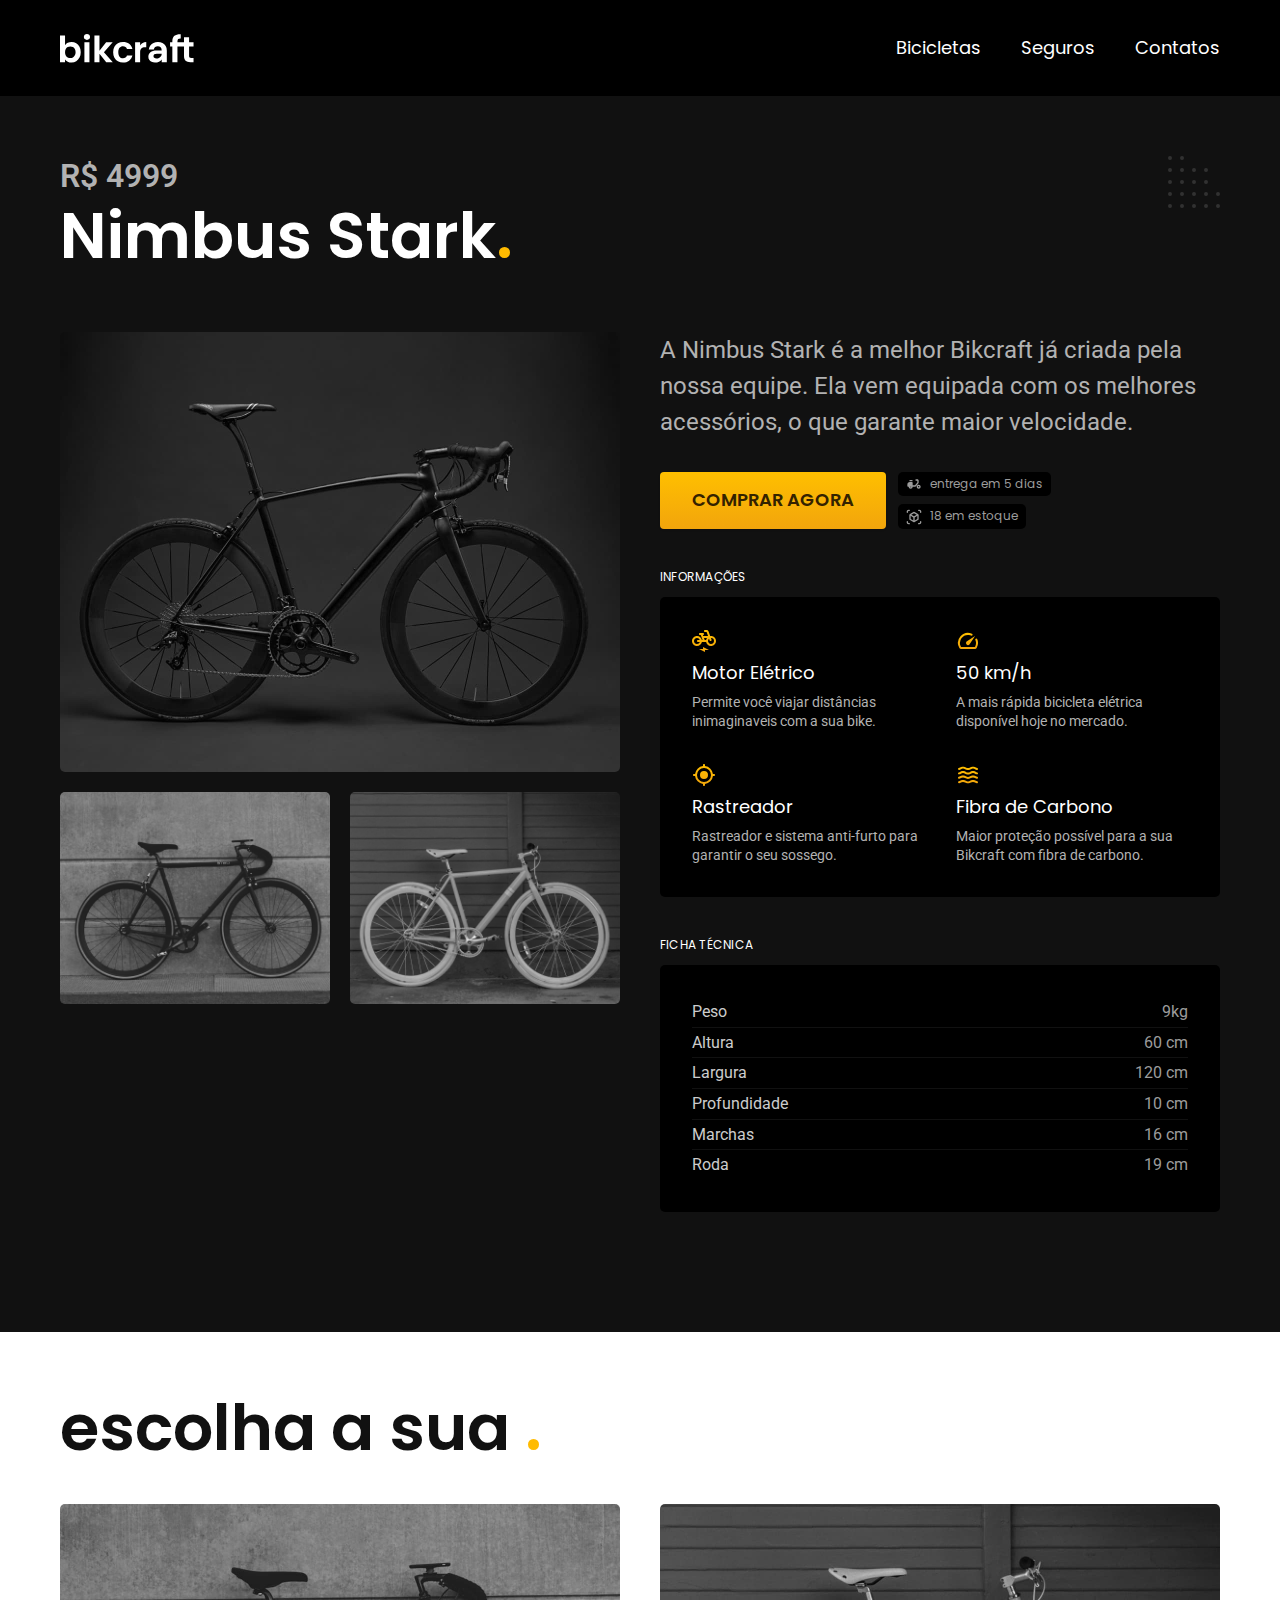
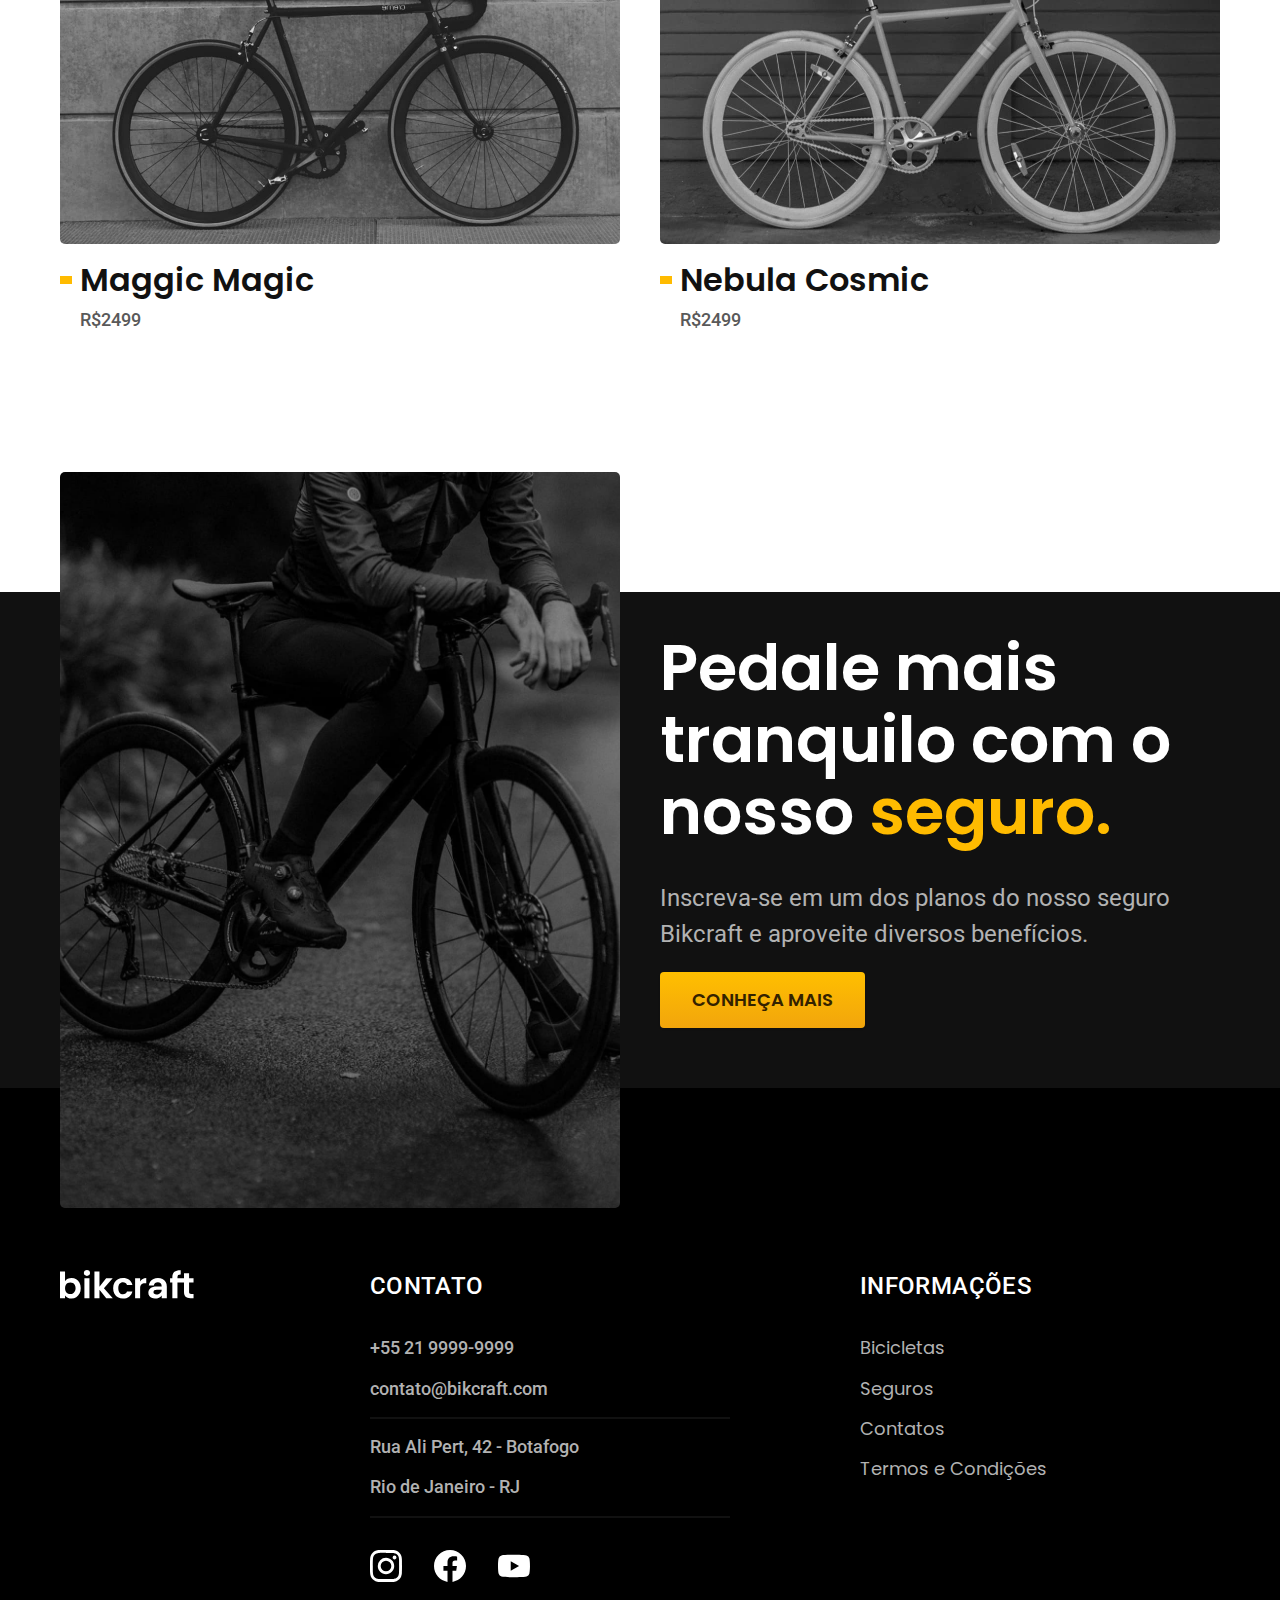
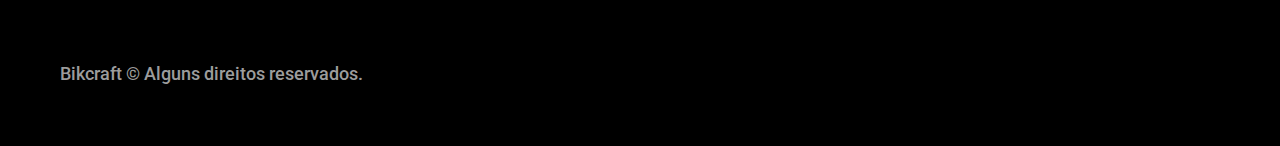
<file: bicicletas/nimbus.html>
<!DOCTYPE html>
<html lang="pt-br">
<head>
    <meta charset="UTF-8">
    <meta http-equiv="X-UA-Compatible" content="IE=edge">
    <meta name="viewport" content="width=device-width, initial-scale=1.0">
    <meta name="description" content="Termos e Condições">
    <link rel="stylesheet" href="../css/style.css">
    <link rel="preconnect" href="https://fonts.googleapis.com">
    <link rel="preconnect" href="https://fonts.gstatic.com" crossorigin>
    <link href="https://fonts.googleapis.com/css2?family=Merriweather:ital,wght@1,900&family=Poppins:wght@400;600&family=Roboto:wght@400;500&display=swap" rel="stylesheet"> 
    <title>Termos e Condições | Bikcraft </title>
</head>
<body id="bicicleta">
    <header class="header-bg">
        <div class="container header">
            <a href="../"><img src="../img/bikcraft.svg" alt="Bikcraft"></a>
            <nav>
                <ul class="header-menu font-1-m cor-0">
                    <li><a href="../bicicletas.html">Bicicletas</a></li>
                    <li><a href="../seguros.html">Seguros</a></li>
                    <li><a href="../contatos.html">Contatos</a></li>
                </ul>
            </nav>
        </div>
    </header>

    <main class="titulo-bg">
        <div>
            <div class="titulo container">
                <p class="font-2-xl cor-5">R$ 4999</p>
                <h1 class="font-1-xxl cor-0">Nimbus Stark<span class="cor-p1">.</span></h1>
            </div>
        </div>
        <div class="bicicleta container">
            <div class="bicicleta-imagens">
                <img src="../img/bicicleta/nimbus1.jpg" alt="">
                <img src="../img/bicicleta/nimbus2.jpg" alt="">
                <img src="../img/bicicleta/nimbus3.jpg" alt="">
            </div>
            <div class="bicicleta-conteudo">
                <p class="font-2-l cor-5">A Nimbus Stark é a melhor Bikcraft já criada pela nossa equipe. Ela vem equipada com os melhores acessórios, o que garante maior velocidade.</p>
                <div class="bicicleta-comprar">
                    <a class="botao" href="../orcamento.html">comprar agora</a>
                    <span class="font-1-xs cor-6"><img src="../img/icones/entrega.svg" alt="">entrega em 5 dias</span>
                    <span class="font-1-xs cor-6"><img src="../img/icones/estoque.svg" alt="">18 em estoque</span>
                </div>
                <h2 class="font-1-xs cor-0">Informações</h2>
                <ul class="bicicleta-informacoes">
                    <li>
                        <img src="../img/icones/eletrica.svg" alt="">
                        <h3 class="font-1-m cor-0">Motor Elétrico</h3>
                        <p class="font-2-xs cor-5">Permite você viajar distâncias inimaginaveis com a sua bike.</p>
                    </li>
                    <li>
                        <img src="../img/icones/velocidade.svg" alt="">
                        <h3 class="font-1-m cor-0">50 km/h</h3>
                        <p class="font-2-xs cor-5">A mais rápida bicicleta elétrica disponível hoje no mercado.</p>
                    </li>
                    <li>
                        <img src="../img/icones/rastreador.svg" alt="">
                        <h3 class="font-1-m cor-0">Rastreador</h3>
                        <p class="font-2-xs cor-5">Rastreador e sistema anti-furto para garantir o seu sossego.</p>
                    </li>
                    <li>
                        <img src="../img/icones/carbono.svg" alt="">
                        <h3 class="font-1-m cor-0">Fibra de Carbono</h3>
                        <p class="font-2-xs cor-5">Maior proteção possível para a sua Bikcraft com fibra de carbono.</p>
                    </li>
                </ul>
                <h2 class="font-1-xs cor-0">Ficha Técnica</h2>
                <ul class="bicicleta-ficha font-2-s cor-4">
                    <li>Peso <span>9kg</span></li>
                    <li>Altura <span>60 cm</span></li>
                    <li>Largura <span>120 cm</span></li>
                    <li>Profundidade <span>10 cm</span></li>
                    <li>Marchas <span>16 cm</span></li>
                    <li>Roda <span>19 cm</span></li>
                </ul>
            </div>
        </div>
    </main>

    <article class="bicicletas-lista container">
        <h2 class="font-1-xxl">escolha a sua <span class="cor-p1">.</span></h2>
        <ul>
            <li>
                <a href="./magic.html">
                    <img src="../img/bicicletas/magic.jpg" alt="">
                    <h3 class="font-1-xl">Maggic Magic</h3>
                    <span class="font-2-m cor-8">R$2499</span>
                </a>
            </li>
            <li>
                <a href="./nebula.html">
                    <img src="../img/bicicletas/nebula.jpg" alt="">
                    <h3 class="font-1-xl">Nebula Cosmic</h3>
                    <span class="font-2-m cor-8">R$2499</span>
                </a>
            </li>
        </ul>
    </article>

    <article class="seguro-bg">
        <div class="seguro container">
            <div class="seguro-imagem"><img src="../img/fotos/seguros.jpg" alt=""></div>
            <div class="seguro-conteudo">
                <h2 class="font-1-xxl cor-0">Pedale mais tranquilo com o nosso <span class="cor-p1">seguro.</span></h2>
                <p class="font-2-l cor-5">Inscreva-se em um dos planos do nosso seguro Bikcraft e aproveite diversos benefícios.</p>
                <a class="botao" href="../seguros.html">conheça mais</a>
            </div>
        </div>
    </article>

    <footer class="footer-bg">
        <div class="footer container">
            <img src="../img/bikcraft.svg" alt="">
            <div class="footer-contato">
                <h3 class="font-2-l-b cor-0">Contato</h3>
                <ul class="cor-5 font-2-m">
                    <li><a href="tel:+5521999999999">+55 21 9999-9999</a></li>
                    <li><a href="mailto:contato@bikcraft.com">contato@bikcraft.com</a></li>
                    <li>Rua Ali Pert, 42 - Botafogo</li>
                    <li>Rio de Janeiro - RJ</li>
                </ul>
                <div class="footer-redes">
                    <a href="../"><img src="../img/redes/instagram.svg" alt=""></a>
                    <a href="../"><img src="../img/redes/facebook.svg" alt=""></a>
                    <a href="../"><img src="../img/redes/youtube.svg" alt=""></a>
                </div>
            </div>
            <div class="footer-info">
                <h3 class="font-2-l-b cor-0">Informações</h3>
                <nav>
                    <ul class="font-1-m cor-5">
                        <li><a href="../bicicletas.html">Bicicletas</a></li>
                        <li><a href="../seguros.html">Seguros</a></li>
                        <li><a href="../contatos.html">Contatos</a></li>
                        <li><a href="../termos.html">Termos e Condições</a></li>
                    </ul>
                </nav>
            </div>
            <p class="footer-copy font-2-m cor-6">Bikcraft © Alguns direitos reservados.</p>
        </div>
    </footer>
</body>
</html>
</file>
<file: css/style.css>
@import "./global/global.css";
@import "./utils/cores.css";
@import "./utils/tipografia.css";
@import "./global/header.css";
@import "./global/footer.css";

/* Utilidades */
@import "./utils/componentes.css";
@import "./utils/formulario.css";

/* Home */
@import "./home/introducao.css";
@import "./home/tecnologia.css";
@import "./home/parceiros.css";
@import "./home/depoimento.css";

/* Bicicletas */
@import "./bicicletas/bicicletas-lista.css";
@import "./bicicletas/bicicletas.css";

/* Bicicleta */
@import "./bicicleta/bicicleta.css";
@import "./bicicleta/seguro.css";


/* Seguros */
@import "./seguros/seguros.css";
@import "./seguros/perguntas.css";
@import "./seguros/vantagens.css";

/* Contato */
@import "./contato/contato.css";
@import "./contato/lojas.css";

/* Orçamento */
@import "./orcamento/orcamento.css";

/* Termos */
@import "./termos/termos.css";
</file>
